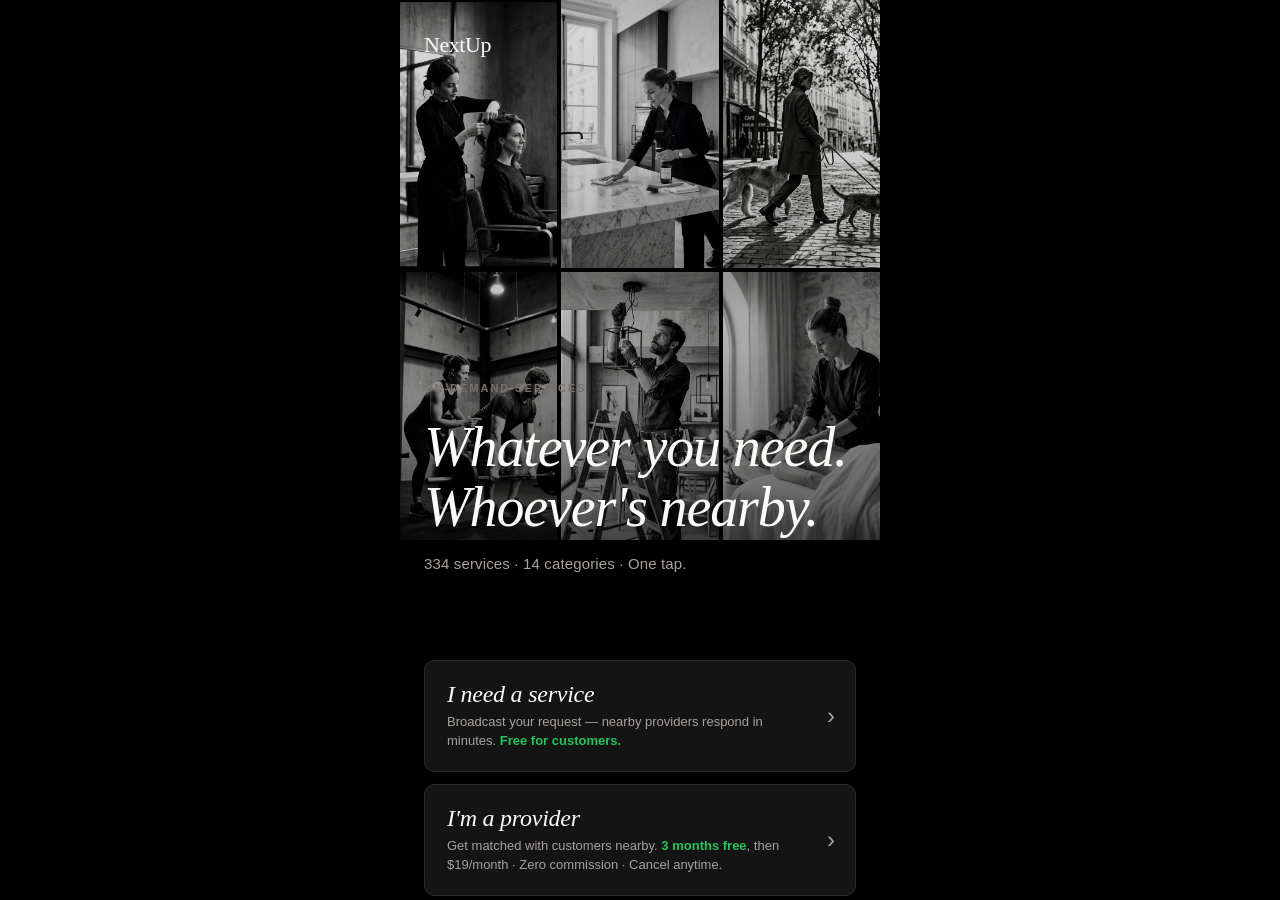
<file: index.html>
<!DOCTYPE html>
<!-- sync-test 2026-04-23 -->
<html lang="en">
<head>
  <meta charset="UTF-8">
  <meta name="viewport" content="width=device-width, initial-scale=1.0, viewport-fit=cover, maximum-scale=1.0, user-scalable=no">
  <meta name="format-detection" content="telephone=no">
  <meta name="msapplication-tap-highlight" content="no">
  <title>NextUp</title>
  <meta name="theme-color" content="#000000">
  <meta name="apple-mobile-web-app-capable" content="yes">
  <meta name="apple-mobile-web-app-status-bar-style" content="black-translucent">
  <meta name="apple-mobile-web-app-title" content="NextUp">

  <!-- Preload fonts -->
  <link rel="preconnect" href="https://api.fontshare.com" crossorigin>
  <link rel="stylesheet" href="https://api.fontshare.com/v2/css?f[]=satoshi@400,500,700&f[]=zodiak@400,500,700&display=swap">

  <!-- Stylesheets (load order matters) -->
  <link rel="stylesheet" href="css/base.css">
  <link rel="stylesheet" href="css/tokens.css">
  <link rel="stylesheet" href="css/shared.css">
  <link rel="stylesheet" href="css/customer.css">
  <link rel="stylesheet" href="css/app-dark.css">
  <link rel="stylesheet" href="css/role-select.css">
</head>
<body>
  <!-- Initial loading shell — visible as soon as WebView parses HTML.
       JS replaces this via window.mount() once a view renders. If JS never
       runs (native crash / blank WebView), at least the user sees a brand. -->
  <div id="app">
    <div style="position:fixed; inset:0; display:flex; flex-direction:column; align-items:center; justify-content:center; background:#000000; color:#FAFAF9; font-family:'Zodiak', Georgia, serif;">
      <div style="font-size:32px; font-style:italic; letter-spacing:0.02em;">NextUp</div>
      <div style="margin-top:18px; width:26px; height:26px; border:2px solid rgba(250,250,249,0.18); border-top-color:#FAFAF9; border-radius:50%; animation:nxspin 0.9s linear infinite;"></div>
      <div id="nx-boot-msg" style="margin-top:14px; font-family:Satoshi,-apple-system,sans-serif; font-size:12px; color:rgba(250,250,249,0.5);">Starting…</div>
    </div>
  </div>
  <style>@keyframes nxspin { to { transform: rotate(360deg); } }</style>

  <script>
    // Global hard-crash safety net: if ANY uncaught error stops the app from
    // rendering, show a visible screen with a Reload button instead of staying
    // black (which looks like a crash on TestFlight).
    window.addEventListener("error", function (e) {
      var msg = (e && e.message) || "Unknown error";
      var app = document.getElementById("app");
      if (!app) return;
      app.innerHTML =
        '<div style="position:fixed;inset:0;display:flex;flex-direction:column;align-items:center;justify-content:center;background:#000;color:#FAFAF9;padding:28px;text-align:center;font-family:-apple-system,Satoshi,sans-serif;">' +
        '<div style="font-size:22px;font-family:Zodiak,Georgia,serif;font-style:italic;margin-bottom:16px;">Something went wrong</div>' +
        '<div style="font-size:13px;color:rgba(250,250,249,0.6);max-width:320px;margin-bottom:22px;word-break:break-word;">' + msg + '</div>' +
        '<button onclick="location.reload()" style="padding:14px 28px;background:#FAFAF9;color:#000;border:0;border-radius:999px;font-size:15px;font-family:Satoshi,sans-serif;font-weight:500;">Reload</button>' +
        '</div>';
    });
    // Also catch unhandled promise rejections
    window.addEventListener("unhandledrejection", function (e) {
      console.warn("Unhandled rejection:", e && e.reason);
    });
  </script>

  <script src="js/config.js"></script>
  <script src="js/store.js"></script>
  <script src="js/helpers.js"></script>
  <script src="js/api.js"></script>
  <script src="js/services-taxonomy.js"></script>
  <script src="js/taxonomy-helpers.js"></script>
  <script src="js/sheet.js"></script>
  <script src="js/biometric.js"></script>
  <script src="js/push.js"></script>
  <script src="js/location.js"></script>
  <script src="js/location-picker.js"></script>

  <!-- Views (customer-only app) -->
  <script src="js/views/role-select.js"></script>
  <script src="js/views/auth.js"></script>
  <script src="js/views/auth-forgot.js"></script>
  <script src="js/views/change-password.js"></script>
  <script src="js/views/blocked-users.js"></script>
  <script src="js/views/customer/home.js"></script>
  <script src="js/views/customer/category.js"></script>
  <script src="js/views/customer/search-providers.js"></script>
  <script src="js/views/customer/broadcast.js"></script>
  <script src="js/views/customer/responses.js"></script>
  <script src="js/views/customer/provider-view.js"></script>
  <script src="js/views/customer/booking.js"></script>
  <script src="js/views/customer/review.js"></script>
  <script src="js/views/customer/my-requests.js"></script>
  <script src="js/views/customer/messages.js"></script>
  <script src="js/views/thread.js"></script>
  <script src="js/views/customer/profile.js"></script>
  <script src="js/views/customer/become-provider.js"></script>
  <script src="js/views/provider/dashboard.js"></script>
  <script src="js/views/provider/respond.js"></script>
  <script src="js/views/provider/history.js"></script>
  <script src="js/views/provider/messages.js"></script>
  <script src="js/views/provider/profile.js"></script>
  <script src="js/views/provider/billing.js"></script>
  <script src="js/views/provider/rate-customer.js"></script>
  <script src="js/views/provider/verify-id.js"></script>

  <!-- Router + init (must load last) -->
  <script src="js/router.js"></script>
  <script src="js/app.js"></script>
</body>
</html>
</file>
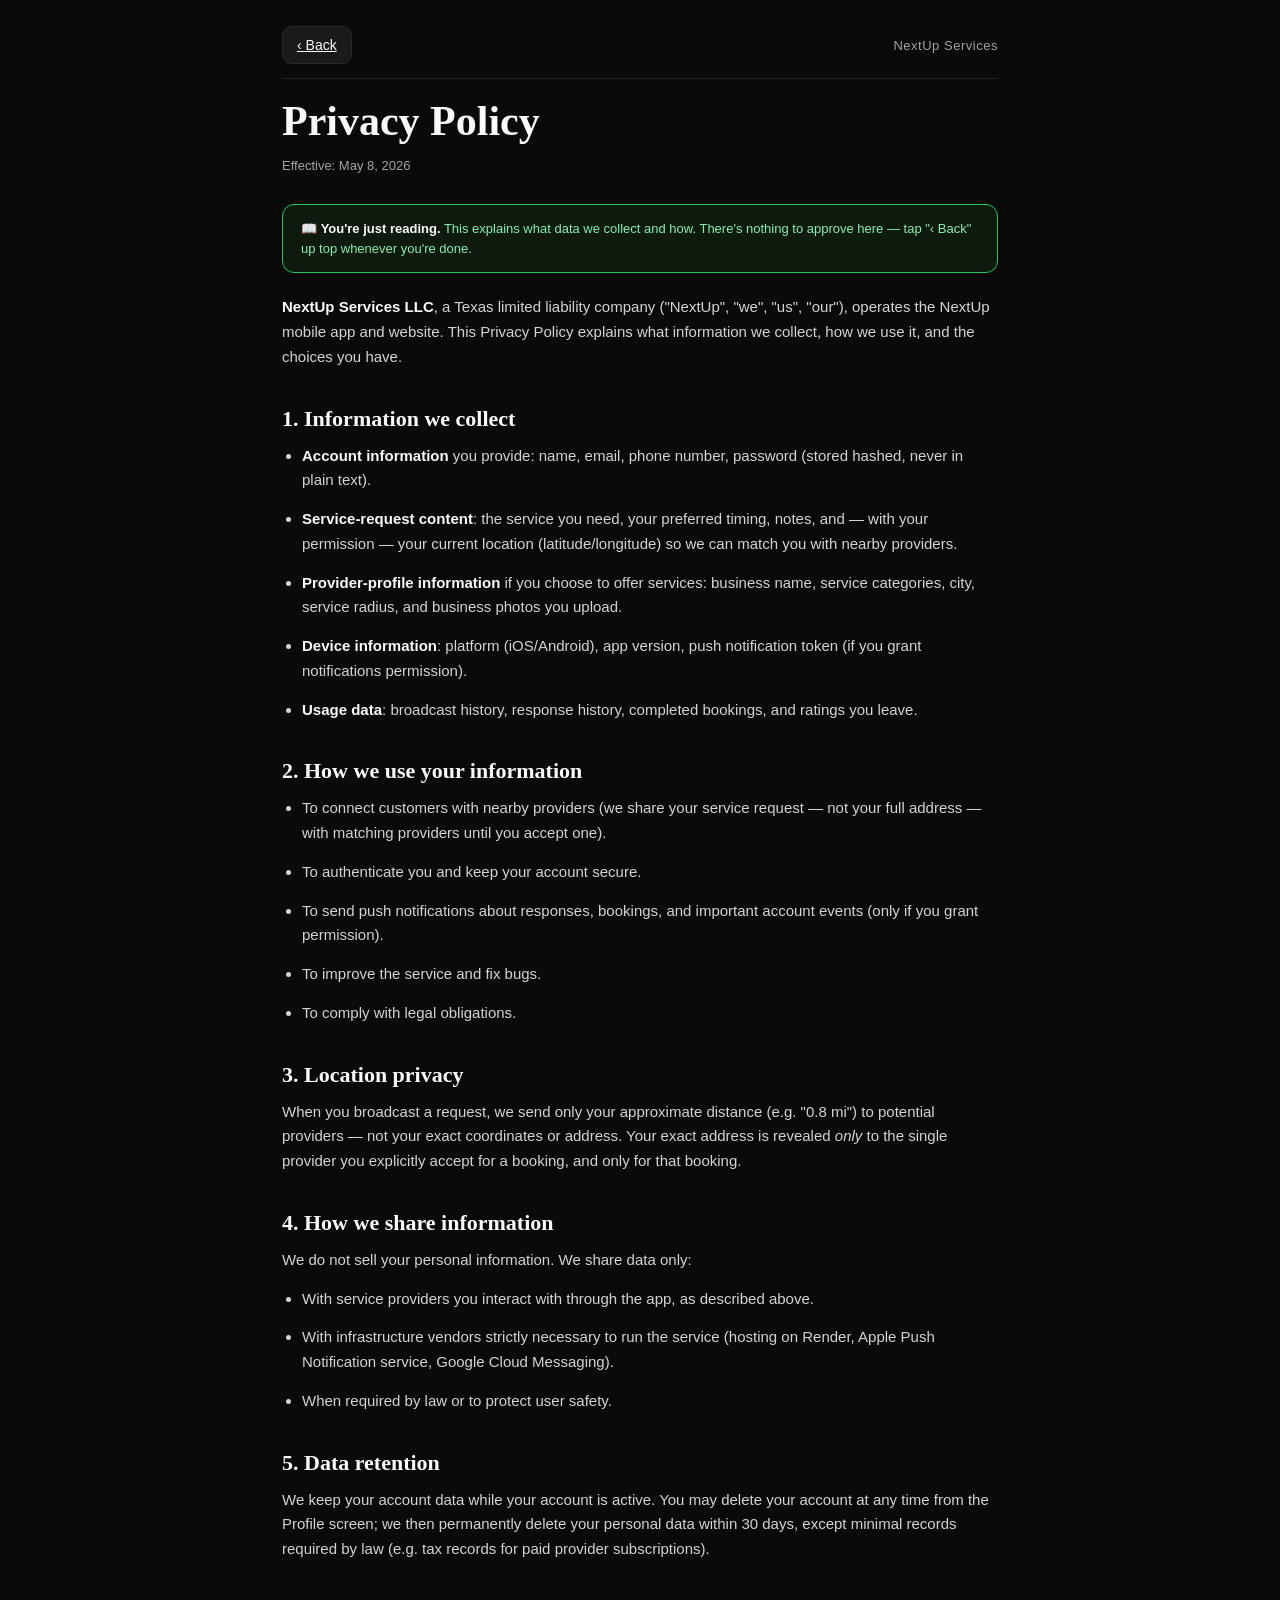
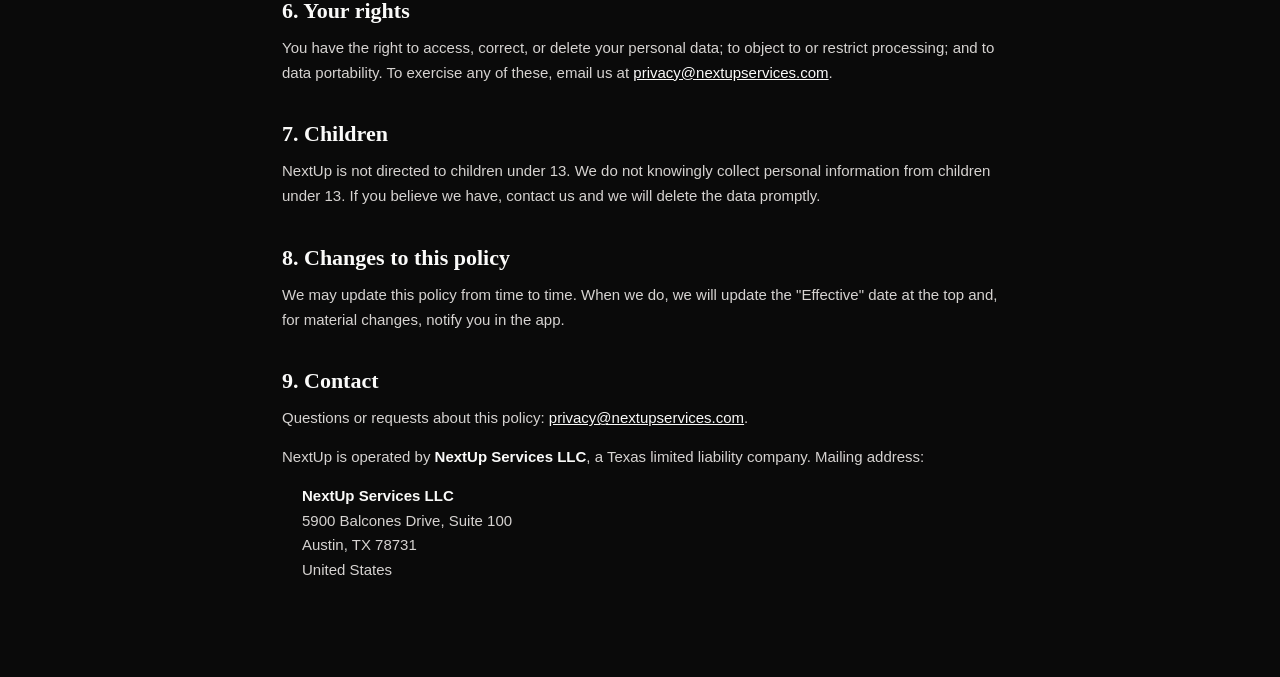
<file: privacy.html>
<!DOCTYPE html>
<html lang="en">
<head>
<meta charset="UTF-8">
<meta name="viewport" content="width=device-width, initial-scale=1.0, viewport-fit=cover">
<title>Privacy Policy — NextUp Services</title>
<meta name="description" content="NextUp Services privacy policy — what data we collect, how we use it, and your rights.">
<link rel="canonical" href="https://nextupservices.com/privacy.html">
<link rel="icon" type="image/png" href="./favicon.png">
<style>
  /* Self-contained styles (no external CSS) so this page renders identically
     in the public website AND inside the Capacitor app webview, where
     ./base.css and ./style.css don't exist. */
  *, *::before, *::after { box-sizing: border-box; }
  /* iOS WKWebView scroll fix — see terms.html for the full reasoning.
     html locked to viewport, body is the explicit scroll container.
     Avoids the nested-scroll trap that iOS handles unreliably. */
  html, body {
    margin: 0;
    padding: 0;
    background: #0a0a0a;
    color: #fafaf9;
    font-family: -apple-system, BlinkMacSystemFont, "Segoe UI", "Helvetica Neue", Arial, sans-serif;
    -webkit-text-size-adjust: 100%;
  }
  /* v1.3.14 — bulletproof scroll. See terms.html for full reasoning.
     Default window scroll, no height constraints, safe-area padding
     moved into .legal wrapper. */
  body {
    -webkit-overflow-scrolling: touch;
    min-height: 100%;
  }
  .legal {
    max-width: 760px;
    margin: 0 auto;
    padding-top: calc(18px + env(safe-area-inset-top));
    padding-bottom: calc(80px + env(safe-area-inset-bottom));
    padding-left: calc(22px + env(safe-area-inset-left));
    padding-right: calc(22px + env(safe-area-inset-right));
  }
  .legal__topbar {
    display: flex;
    align-items: center;
    justify-content: space-between;
    padding: 8px 0 14px;
    border-bottom: 1px solid #232323;
    margin-bottom: 18px;
  }
  .legal__back {
    display: inline-block;
    padding: 10px 14px;
    background: #1a1a1a;
    border: 1px solid #2a2a2a;
    border-radius: 10px;
    font-size: 14px;
    color: #fafaf9;
    text-decoration: none;
    cursor: pointer;
    -webkit-tap-highlight-color: transparent;
  }
  .legal__back:active { background: #232323; }
  .legal__brand { font-size: 13px; color: #a8a29e; letter-spacing: 0.04em; }
  .legal h1 { font-family: Georgia, "Times New Roman", serif; font-size: clamp(28px, 5vw, 42px); margin: 0 0 10px; font-weight: 600; }
  .legal .legal__updated { color: #a8a29e; font-size: 13px; margin-bottom: 28px; }
  .legal h2 { font-family: Georgia, "Times New Roman", serif; font-size: 22px; margin: 36px 0 12px; color: #fafaf9; font-weight: 600; }
  .legal p, .legal li { font-size: 15px; line-height: 1.65; color: #d6d3d1; margin: 0 0 14px; }
  .legal ul { padding-left: 20px; margin: 0 0 14px; }
  .legal a { color: #fafaf9; text-decoration: underline; }
  .legal__readonly { background: #0f1a0f; border: 1px solid #22c55e; border-radius: 12px; padding: 14px 18px; margin: 6px 0 22px; }
  .legal__readonly p { color: #86efac; margin: 0; font-size: 13px; line-height: 1.5; }
  .legal strong { color: #fafaf9; }
</style>
</head>
<body>
<div class="legal">
  <div class="legal__topbar">
    <a href="javascript:void(0)" class="legal__back" id="back-btn" role="button">&lsaquo; Back</a>
    <span class="legal__brand">NextUp Services</span>
  </div>
  <h1>Privacy Policy</h1>
  <p class="legal__updated">Effective: May 8, 2026</p>

  <div class="legal__readonly">
    <p>📖 <strong>You're just reading.</strong> This explains what data we collect and how. There's nothing to approve here — tap "&lsaquo; Back" up top whenever you're done.</p>
  </div>

  <p><strong>NextUp Services LLC</strong>, a Texas limited liability company ("NextUp", "we", "us", "our"), operates the NextUp mobile app and website. This Privacy Policy explains what information we collect, how we use it, and the choices you have.</p>

  <h2>1. Information we collect</h2>
  <ul>
    <li><strong>Account information</strong> you provide: name, email, phone number, password (stored hashed, never in plain text).</li>
    <li><strong>Service-request content</strong>: the service you need, your preferred timing, notes, and — with your permission — your current location (latitude/longitude) so we can match you with nearby providers.</li>
    <li><strong>Provider-profile information</strong> if you choose to offer services: business name, service categories, city, service radius, and business photos you upload.</li>
    <li><strong>Device information</strong>: platform (iOS/Android), app version, push notification token (if you grant notifications permission).</li>
    <li><strong>Usage data</strong>: broadcast history, response history, completed bookings, and ratings you leave.</li>
  </ul>

  <h2>2. How we use your information</h2>
  <ul>
    <li>To connect customers with nearby providers (we share your service request — not your full address — with matching providers until you accept one).</li>
    <li>To authenticate you and keep your account secure.</li>
    <li>To send push notifications about responses, bookings, and important account events (only if you grant permission).</li>
    <li>To improve the service and fix bugs.</li>
    <li>To comply with legal obligations.</li>
  </ul>

  <h2>3. Location privacy</h2>
  <p>When you broadcast a request, we send only your approximate distance (e.g. "0.8 mi") to potential providers — not your exact coordinates or address. Your exact address is revealed <em>only</em> to the single provider you explicitly accept for a booking, and only for that booking.</p>

  <h2>4. How we share information</h2>
  <p>We do not sell your personal information. We share data only:</p>
  <ul>
    <li>With service providers you interact with through the app, as described above.</li>
    <li>With infrastructure vendors strictly necessary to run the service (hosting on Render, Apple Push Notification service, Google Cloud Messaging).</li>
    <li>When required by law or to protect user safety.</li>
  </ul>

  <h2>5. Data retention</h2>
  <p>We keep your account data while your account is active. You may delete your account at any time from the Profile screen; we then permanently delete your personal data within 30 days, except minimal records required by law (e.g. tax records for paid provider subscriptions).</p>

  <h2>6. Your rights</h2>
  <p>You have the right to access, correct, or delete your personal data; to object to or restrict processing; and to data portability. To exercise any of these, email us at <a href="mailto:privacy@nextupservices.com">privacy@nextupservices.com</a>.</p>

  <h2>7. Children</h2>
  <p>NextUp is not directed to children under 13. We do not knowingly collect personal information from children under 13. If you believe we have, contact us and we will delete the data promptly.</p>

  <h2>8. Changes to this policy</h2>
  <p>We may update this policy from time to time. When we do, we will update the "Effective" date at the top and, for material changes, notify you in the app.</p>

  <h2>9. Contact</h2>
  <p>Questions or requests about this policy: <a href="mailto:privacy@nextupservices.com">privacy@nextupservices.com</a>.</p>
  <p>NextUp is operated by <strong>NextUp Services LLC</strong>, a Texas limited liability company. Mailing address:</p>
  <p style="margin-left: 20px;"><strong>NextUp Services LLC</strong><br>
  5900 Balcones Drive, Suite 100<br>
  Austin, TX 78731<br>
  United States</p>
</div>

<script>
  // Smart back button: prefer browser history; fall back to "./" if direct visit.
  (function () {
    var btn = document.getElementById('back-btn');
    if (!btn) return;
    btn.addEventListener('click', function () {
      if (window.history && window.history.length > 1) {
        window.history.back();
      } else {
        window.location.href = './';
      }
    });
  })();
</script>
</body>
</html>
</file>
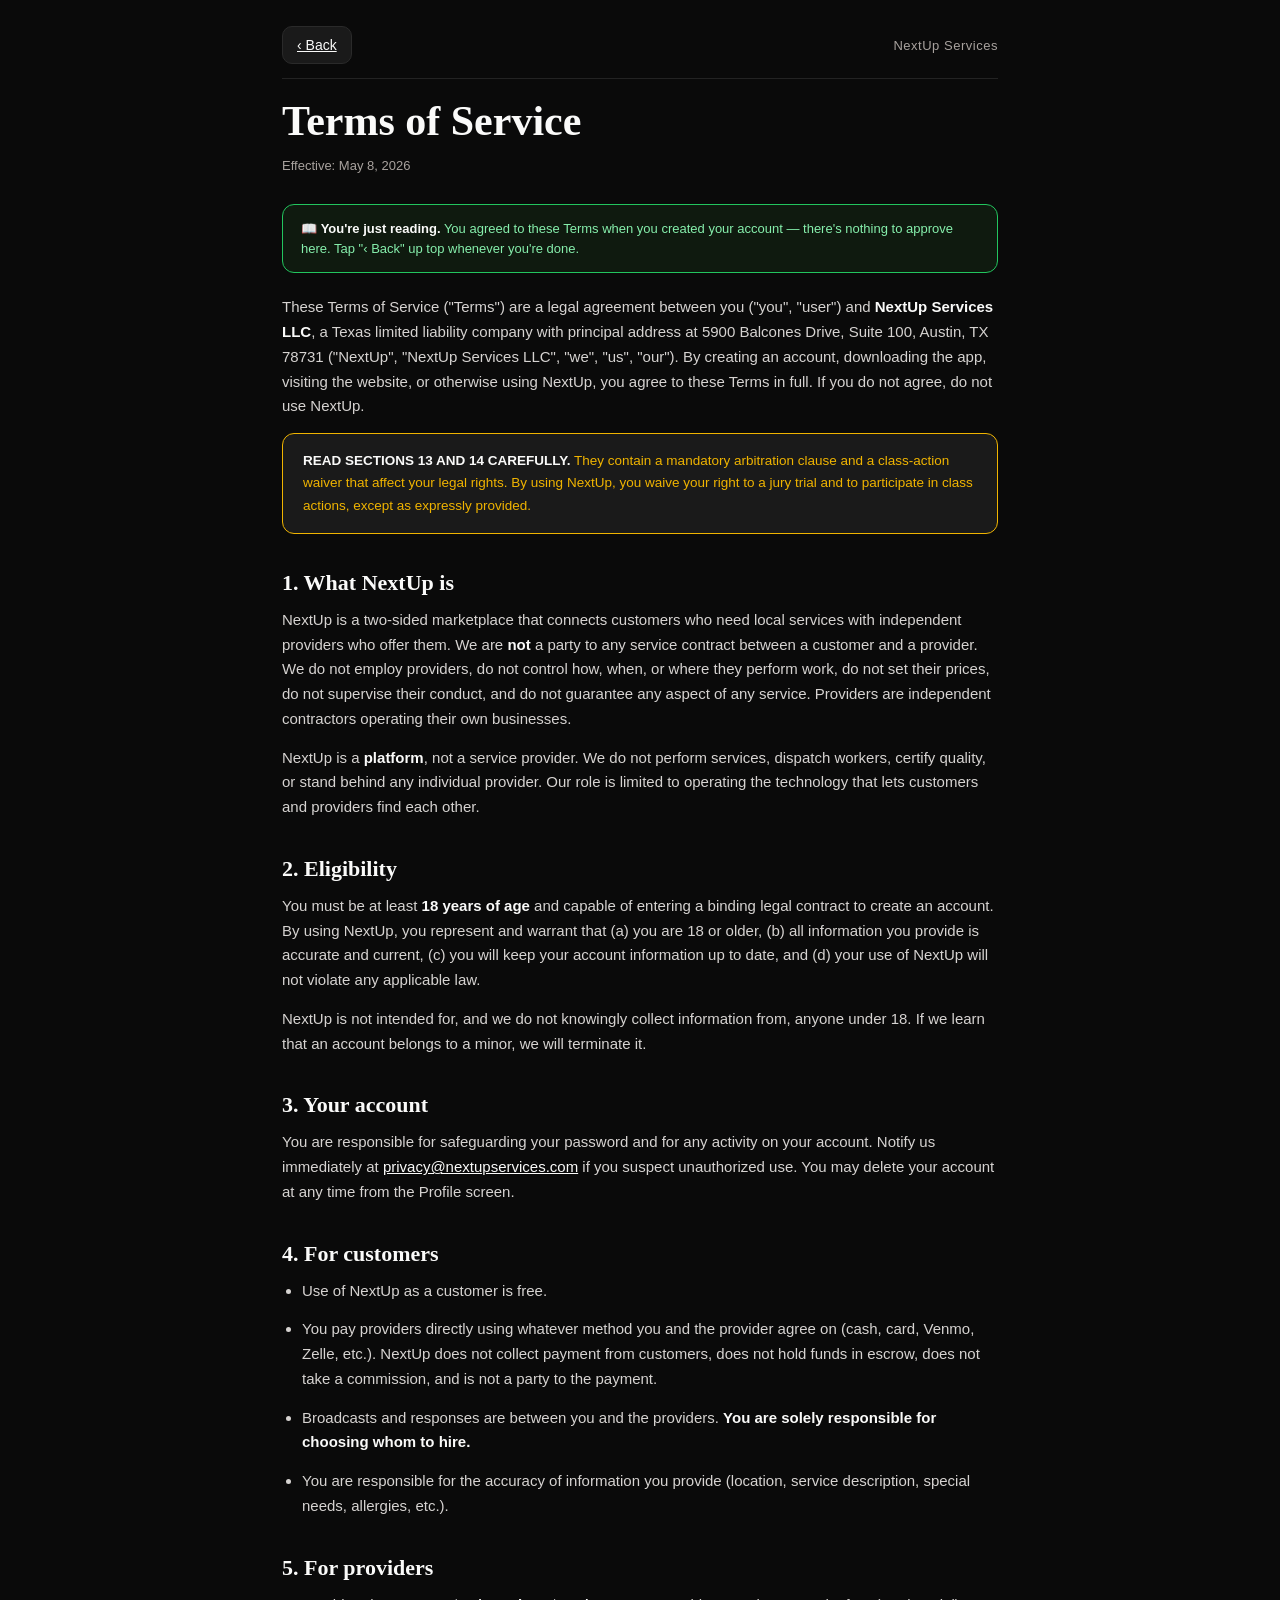
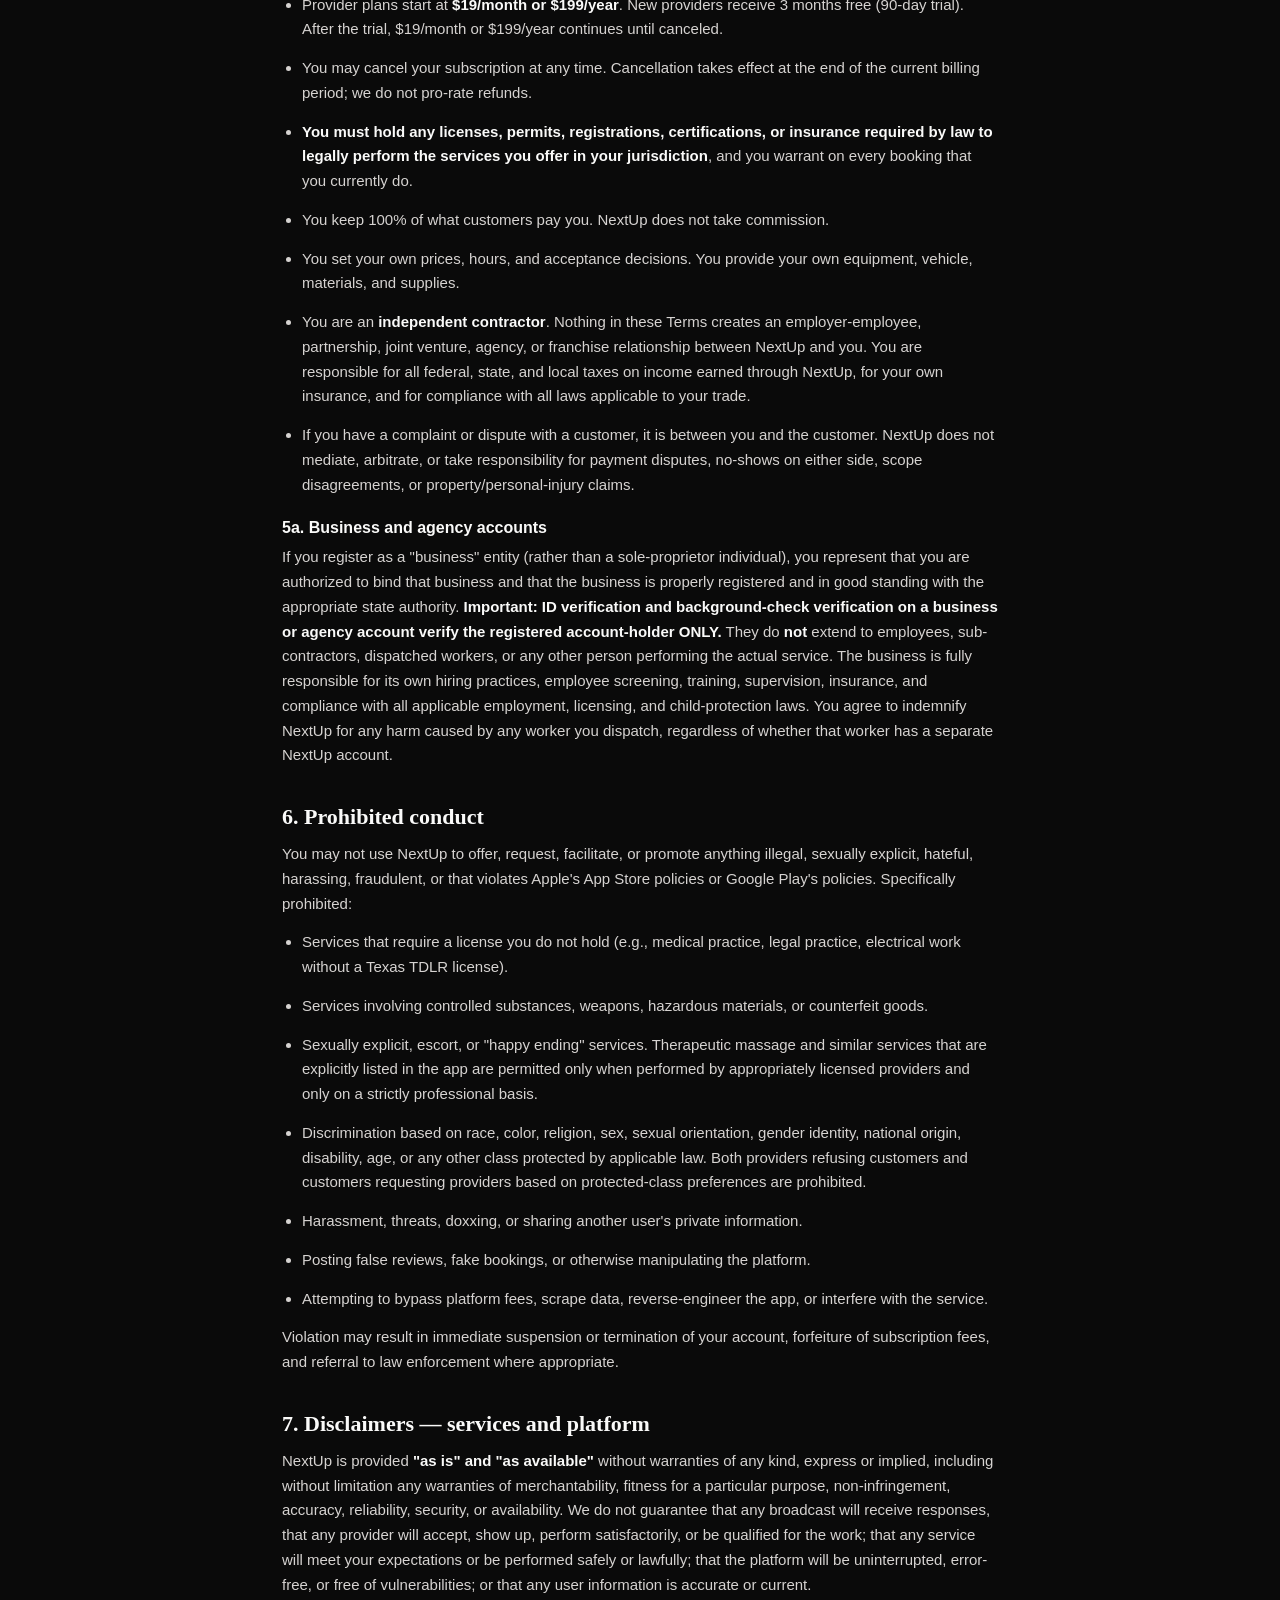
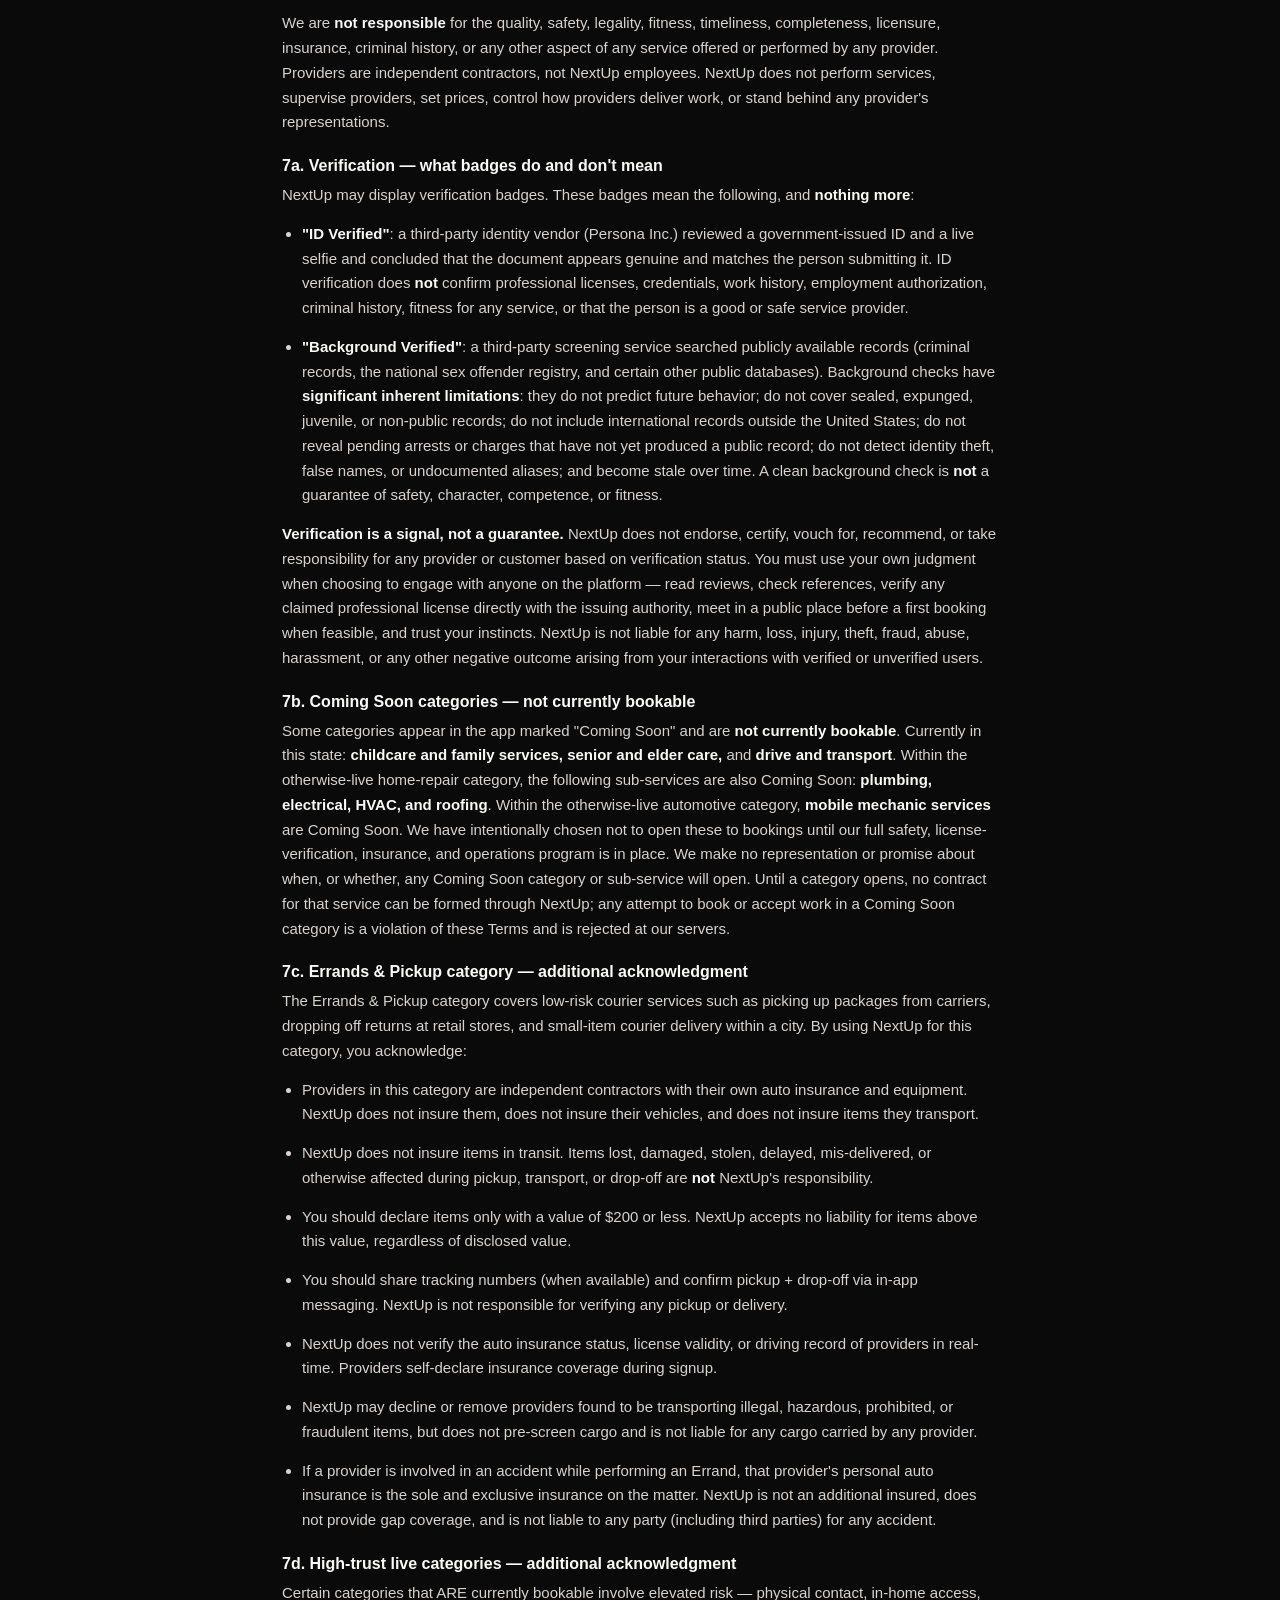
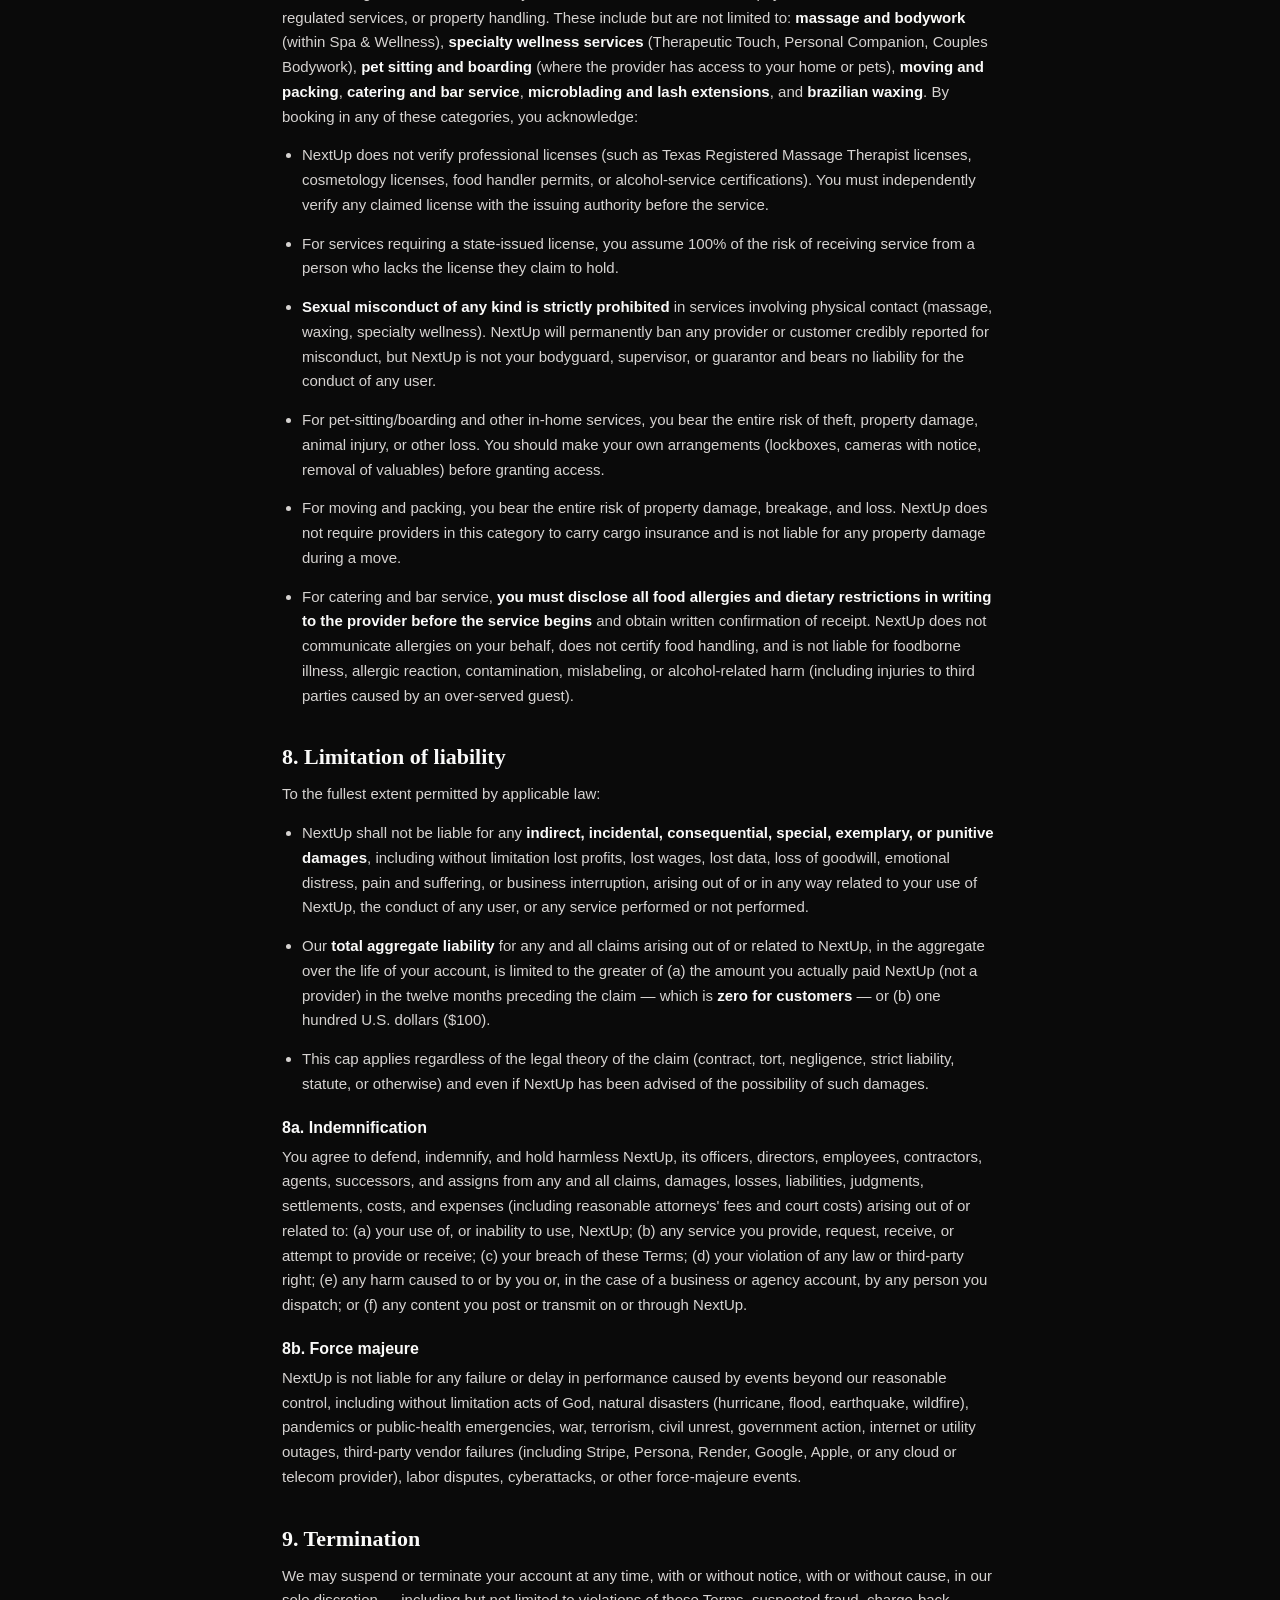
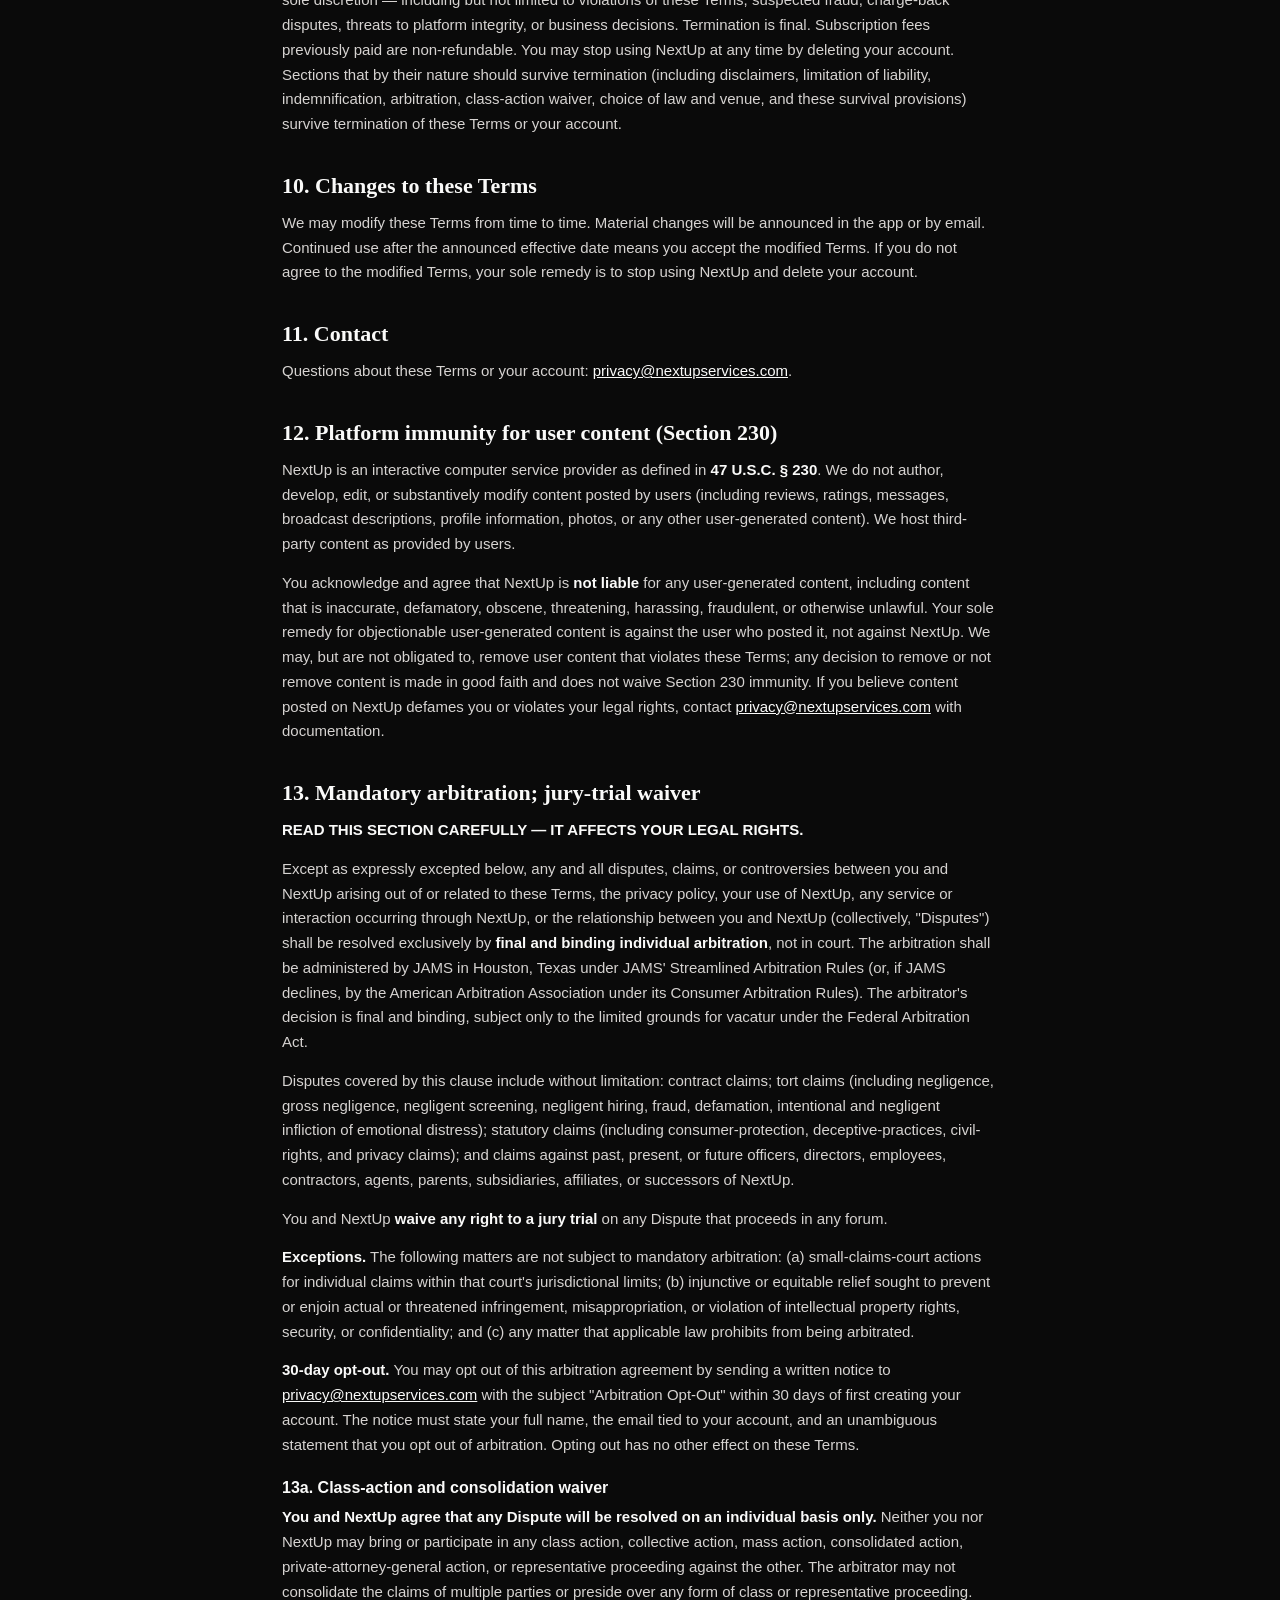
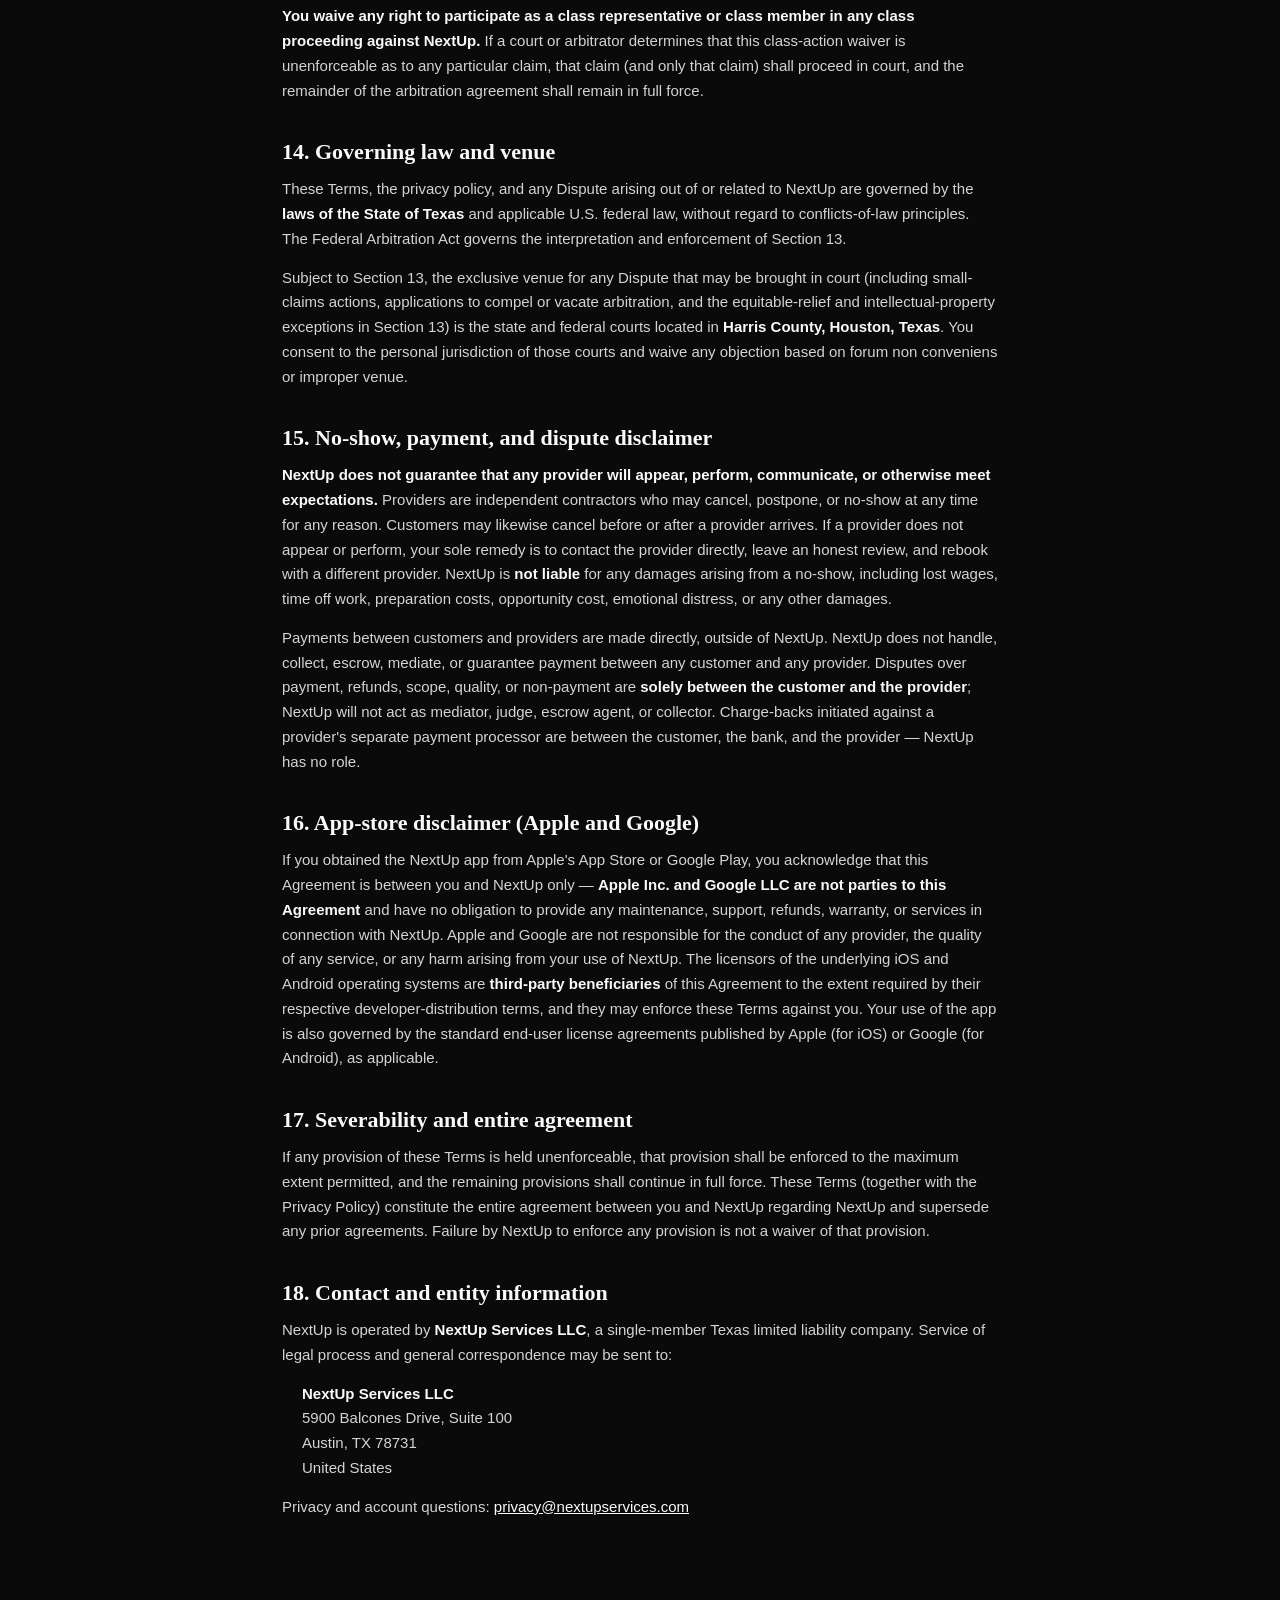
<file: terms.html>
<!DOCTYPE html>
<html lang="en">
<head>
<meta charset="UTF-8">
<meta name="viewport" content="width=device-width, initial-scale=1.0, viewport-fit=cover">
<title>Terms of Service — NextUp Services</title>
<meta name="description" content="NextUp Services terms of service — the agreement between you and NextUp.">
<link rel="canonical" href="https://nextupservices.com/terms.html">
<link rel="icon" type="image/png" href="./favicon.png">
<style>
  /* Self-contained styles (no external CSS) so this page renders identically
     in the public website AND inside the Capacitor app webview, where
     ./base.css and ./style.css don't exist. */
  *, *::before, *::after { box-sizing: border-box; }
  /* iOS WKWebView scroll fix:
     Use the standard pattern where <html> is locked to viewport
     height and <body> is the explicit scroll container. Putting
     overflow-y on BOTH html AND body (previous approach) creates
     nested scroll that iOS handles unreliably — finger swipes get
     trapped between the two scrollers. The pattern below is what
     Twitter, Stripe Checkout, and Apple's own pages use inside
     iOS webviews. Works in Safari desktop + Chrome + Capacitor +
     iOS Mail / Slack in-app browsers. */
  html, body {
    margin: 0;
    padding: 0;
    background: #0a0a0a;
    color: #fafaf9;
    font-family: -apple-system, BlinkMacSystemFont, "Segoe UI", "Helvetica Neue", Arial, sans-serif;
    -webkit-text-size-adjust: 100%;
  }
  /* v1.3.14 — bulletproof scroll. Don't constrain html/body height
     at all; let the document grow to its natural content height
     and let the browser/WKWebView use the default window-level
     scroll. The previous "html locked + body scrolls" pattern
     looked right architecturally but iOS WKWebView in some
     configurations refused to scroll body. Default window scroll
     is the most reliable behavior in every webview. The .legal
     wrapper has its own padding for the safe-area handling. */
  body {
    -webkit-overflow-scrolling: touch;
    min-height: 100%;
  }
  .legal {
    max-width: 760px;
    margin: 0 auto;
    /* Padding includes iPhone safe-area inset so notch / home
       indicator don't clip content. Wrapped here on .legal rather
       than on body so window-level scroll works freely. */
    padding-top: calc(18px + env(safe-area-inset-top));
    padding-bottom: calc(80px + env(safe-area-inset-bottom));
    padding-left: calc(22px + env(safe-area-inset-left));
    padding-right: calc(22px + env(safe-area-inset-right));
  }
  .legal__topbar {
    display: flex;
    align-items: center;
    justify-content: space-between;
    padding: 8px 0 14px;
    border-bottom: 1px solid #232323;
    margin-bottom: 18px;
  }
  .legal__back {
    display: inline-block;
    padding: 10px 14px;
    margin: 0;
    background: #1a1a1a;
    border: 1px solid #2a2a2a;
    border-radius: 10px;
    font-size: 14px;
    color: #fafaf9;
    text-decoration: none;
    cursor: pointer;
    -webkit-tap-highlight-color: transparent;
  }
  .legal__back:active { background: #232323; }
  .legal__brand { font-size: 13px; color: #a8a29e; letter-spacing: 0.04em; }
  .legal h1 { font-family: Georgia, "Times New Roman", serif; font-size: clamp(28px, 5vw, 42px); margin: 0 0 10px; font-weight: 600; }
  .legal .legal__updated { color: #a8a29e; font-size: 13px; margin-bottom: 28px; }
  .legal h2 { font-family: Georgia, "Times New Roman", serif; font-size: 22px; margin: 36px 0 12px; color: #fafaf9; font-weight: 600; }
  .legal h3 { font-size: 16px; margin: 22px 0 8px; color: #fafaf9; font-weight: 600; }
  .legal p, .legal li { font-size: 15px; line-height: 1.65; color: #d6d3d1; margin: 0 0 14px; }
  .legal ul { padding-left: 20px; margin: 0 0 14px; }
  .legal a { color: #fafaf9; text-decoration: underline; }
  .legal__important { background: #1a1a1a; border: 1px solid #f0b400; border-radius: 12px; padding: 16px 20px; margin: 14px 0; }
  .legal__important p { color: #f0b400; margin: 0; font-size: 13.5px; }
  .legal__readonly { background: #0f1a0f; border: 1px solid #22c55e; border-radius: 12px; padding: 14px 18px; margin: 6px 0 22px; }
  .legal__readonly p { color: #86efac; margin: 0; font-size: 13px; line-height: 1.5; }
  .legal strong { color: #fafaf9; }
</style>
</head>
<body>
<div class="legal">
  <div class="legal__topbar">
    <a href="javascript:void(0)" class="legal__back" id="back-btn" role="button">&lsaquo; Back</a>
    <span class="legal__brand">NextUp Services</span>
  </div>
  <h1>Terms of Service</h1>
  <p class="legal__updated">Effective: May 8, 2026</p>

  <div class="legal__readonly">
    <p>📖 <strong>You're just reading.</strong> You agreed to these Terms when you created your account — there's nothing to approve here. Tap "&lsaquo; Back" up top whenever you're done.</p>
  </div>

  <p>These Terms of Service ("Terms") are a legal agreement between you ("you", "user") and <strong>NextUp Services LLC</strong>, a Texas limited liability company with principal address at 5900 Balcones Drive, Suite 100, Austin, TX 78731 ("NextUp", "NextUp Services LLC", "we", "us", "our"). By creating an account, downloading the app, visiting the website, or otherwise using NextUp, you agree to these Terms in full. If you do not agree, do not use NextUp.</p>

  <div class="legal__important">
    <p><strong>READ SECTIONS 13 AND 14 CAREFULLY.</strong> They contain a mandatory arbitration clause and a class-action waiver that affect your legal rights. By using NextUp, you waive your right to a jury trial and to participate in class actions, except as expressly provided.</p>
  </div>

  <h2>1. What NextUp is</h2>
  <p>NextUp is a two-sided marketplace that connects customers who need local services with independent providers who offer them. We are <strong>not</strong> a party to any service contract between a customer and a provider. We do not employ providers, do not control how, when, or where they perform work, do not set their prices, do not supervise their conduct, and do not guarantee any aspect of any service. Providers are independent contractors operating their own businesses.</p>
  <p>NextUp is a <strong>platform</strong>, not a service provider. We do not perform services, dispatch workers, certify quality, or stand behind any individual provider. Our role is limited to operating the technology that lets customers and providers find each other.</p>

  <h2>2. Eligibility</h2>
  <p>You must be at least <strong>18 years of age</strong> and capable of entering a binding legal contract to create an account. By using NextUp, you represent and warrant that (a) you are 18 or older, (b) all information you provide is accurate and current, (c) you will keep your account information up to date, and (d) your use of NextUp will not violate any applicable law.</p>
  <p>NextUp is not intended for, and we do not knowingly collect information from, anyone under 18. If we learn that an account belongs to a minor, we will terminate it.</p>

  <h2>3. Your account</h2>
  <p>You are responsible for safeguarding your password and for any activity on your account. Notify us immediately at <a href="mailto:privacy@nextupservices.com">privacy@nextupservices.com</a> if you suspect unauthorized use. You may delete your account at any time from the Profile screen.</p>

  <h2>4. For customers</h2>
  <ul>
    <li>Use of NextUp as a customer is free.</li>
    <li>You pay providers directly using whatever method you and the provider agree on (cash, card, Venmo, Zelle, etc.). NextUp does not collect payment from customers, does not hold funds in escrow, does not take a commission, and is not a party to the payment.</li>
    <li>Broadcasts and responses are between you and the providers. <strong>You are solely responsible for choosing whom to hire.</strong></li>
    <li>You are responsible for the accuracy of information you provide (location, service description, special needs, allergies, etc.).</li>
  </ul>

  <h2>5. For providers</h2>
  <ul>
    <li>Provider plans start at <strong>$19/month or $199/year</strong>. New providers receive 3 months free (90-day trial). After the trial, $19/month or $199/year continues until canceled.</li>
    <li>You may cancel your subscription at any time. Cancellation takes effect at the end of the current billing period; we do not pro-rate refunds.</li>
    <li><strong>You must hold any licenses, permits, registrations, certifications, or insurance required by law to legally perform the services you offer in your jurisdiction</strong>, and you warrant on every booking that you currently do.</li>
    <li>You keep 100% of what customers pay you. NextUp does not take commission.</li>
    <li>You set your own prices, hours, and acceptance decisions. You provide your own equipment, vehicle, materials, and supplies.</li>
    <li>You are an <strong>independent contractor</strong>. Nothing in these Terms creates an employer-employee, partnership, joint venture, agency, or franchise relationship between NextUp and you. You are responsible for all federal, state, and local taxes on income earned through NextUp, for your own insurance, and for compliance with all laws applicable to your trade.</li>
    <li>If you have a complaint or dispute with a customer, it is between you and the customer. NextUp does not mediate, arbitrate, or take responsibility for payment disputes, no-shows on either side, scope disagreements, or property/personal-injury claims.</li>
  </ul>

  <h3>5a. Business and agency accounts</h3>
  <p>If you register as a "business" entity (rather than a sole-proprietor individual), you represent that you are authorized to bind that business and that the business is properly registered and in good standing with the appropriate state authority. <strong>Important: ID verification and background-check verification on a business or agency account verify the registered account-holder ONLY.</strong> They do <strong>not</strong> extend to employees, sub-contractors, dispatched workers, or any other person performing the actual service. The business is fully responsible for its own hiring practices, employee screening, training, supervision, insurance, and compliance with all applicable employment, licensing, and child-protection laws. You agree to indemnify NextUp for any harm caused by any worker you dispatch, regardless of whether that worker has a separate NextUp account.</p>

  <h2>6. Prohibited conduct</h2>
  <p>You may not use NextUp to offer, request, facilitate, or promote anything illegal, sexually explicit, hateful, harassing, fraudulent, or that violates Apple's App Store policies or Google Play's policies. Specifically prohibited:</p>
  <ul>
    <li>Services that require a license you do not hold (e.g., medical practice, legal practice, electrical work without a Texas TDLR license).</li>
    <li>Services involving controlled substances, weapons, hazardous materials, or counterfeit goods.</li>
    <li>Sexually explicit, escort, or "happy ending" services. Therapeutic massage and similar services that are explicitly listed in the app are permitted only when performed by appropriately licensed providers and only on a strictly professional basis.</li>
    <li>Discrimination based on race, color, religion, sex, sexual orientation, gender identity, national origin, disability, age, or any other class protected by applicable law. Both providers refusing customers and customers requesting providers based on protected-class preferences are prohibited.</li>
    <li>Harassment, threats, doxxing, or sharing another user's private information.</li>
    <li>Posting false reviews, fake bookings, or otherwise manipulating the platform.</li>
    <li>Attempting to bypass platform fees, scrape data, reverse-engineer the app, or interfere with the service.</li>
  </ul>
  <p>Violation may result in immediate suspension or termination of your account, forfeiture of subscription fees, and referral to law enforcement where appropriate.</p>

  <h2>7. Disclaimers — services and platform</h2>
  <p>NextUp is provided <strong>"as is" and "as available"</strong> without warranties of any kind, express or implied, including without limitation any warranties of merchantability, fitness for a particular purpose, non-infringement, accuracy, reliability, security, or availability. We do not guarantee that any broadcast will receive responses, that any provider will accept, show up, perform satisfactorily, or be qualified for the work; that any service will meet your expectations or be performed safely or lawfully; that the platform will be uninterrupted, error-free, or free of vulnerabilities; or that any user information is accurate or current.</p>
  <p>We are <strong>not responsible</strong> for the quality, safety, legality, fitness, timeliness, completeness, licensure, insurance, criminal history, or any other aspect of any service offered or performed by any provider. Providers are independent contractors, not NextUp employees. NextUp does not perform services, supervise providers, set prices, control how providers deliver work, or stand behind any provider's representations.</p>

  <h3>7a. Verification — what badges do and don't mean</h3>
  <p>NextUp may display verification badges. These badges mean the following, and <strong>nothing more</strong>:</p>
  <ul>
    <li><strong>"ID Verified"</strong>: a third-party identity vendor (Persona Inc.) reviewed a government-issued ID and a live selfie and concluded that the document appears genuine and matches the person submitting it. ID verification does <strong>not</strong> confirm professional licenses, credentials, work history, employment authorization, criminal history, fitness for any service, or that the person is a good or safe service provider.</li>
    <li><strong>"Background Verified"</strong>: a third-party screening service searched publicly available records (criminal records, the national sex offender registry, and certain other public databases). Background checks have <strong>significant inherent limitations</strong>: they do not predict future behavior; do not cover sealed, expunged, juvenile, or non-public records; do not include international records outside the United States; do not reveal pending arrests or charges that have not yet produced a public record; do not detect identity theft, false names, or undocumented aliases; and become stale over time. A clean background check is <strong>not</strong> a guarantee of safety, character, competence, or fitness.</li>
  </ul>
  <p><strong>Verification is a signal, not a guarantee.</strong> NextUp does not endorse, certify, vouch for, recommend, or take responsibility for any provider or customer based on verification status. You must use your own judgment when choosing to engage with anyone on the platform — read reviews, check references, verify any claimed professional license directly with the issuing authority, meet in a public place before a first booking when feasible, and trust your instincts. NextUp is not liable for any harm, loss, injury, theft, fraud, abuse, harassment, or any other negative outcome arising from your interactions with verified or unverified users.</p>

  <h3>7b. Coming Soon categories — not currently bookable</h3>
  <p>Some categories appear in the app marked "Coming Soon" and are <strong>not currently bookable</strong>. Currently in this state: <strong>childcare and family services, senior and elder care,</strong> and <strong>drive and transport</strong>. Within the otherwise-live home-repair category, the following sub-services are also Coming Soon: <strong>plumbing, electrical, HVAC, and roofing</strong>. Within the otherwise-live automotive category, <strong>mobile mechanic services</strong> are Coming Soon. We have intentionally chosen not to open these to bookings until our full safety, license-verification, insurance, and operations program is in place. We make no representation or promise about when, or whether, any Coming Soon category or sub-service will open. Until a category opens, no contract for that service can be formed through NextUp; any attempt to book or accept work in a Coming Soon category is a violation of these Terms and is rejected at our servers.</p>

  <h3>7c. Errands &amp; Pickup category — additional acknowledgment</h3>
  <p>The Errands &amp; Pickup category covers low-risk courier services such as picking up packages from carriers, dropping off returns at retail stores, and small-item courier delivery within a city. By using NextUp for this category, you acknowledge:</p>
  <ul>
    <li>Providers in this category are independent contractors with their own auto insurance and equipment. NextUp does not insure them, does not insure their vehicles, and does not insure items they transport.</li>
    <li>NextUp does not insure items in transit. Items lost, damaged, stolen, delayed, mis-delivered, or otherwise affected during pickup, transport, or drop-off are <strong>not</strong> NextUp's responsibility.</li>
    <li>You should declare items only with a value of $200 or less. NextUp accepts no liability for items above this value, regardless of disclosed value.</li>
    <li>You should share tracking numbers (when available) and confirm pickup + drop-off via in-app messaging. NextUp is not responsible for verifying any pickup or delivery.</li>
    <li>NextUp does not verify the auto insurance status, license validity, or driving record of providers in real-time. Providers self-declare insurance coverage during signup.</li>
    <li>NextUp may decline or remove providers found to be transporting illegal, hazardous, prohibited, or fraudulent items, but does not pre-screen cargo and is not liable for any cargo carried by any provider.</li>
    <li>If a provider is involved in an accident while performing an Errand, that provider's personal auto insurance is the sole and exclusive insurance on the matter. NextUp is not an additional insured, does not provide gap coverage, and is not liable to any party (including third parties) for any accident.</li>
  </ul>

  <h3>7d. High-trust live categories — additional acknowledgment</h3>
  <p>Certain categories that ARE currently bookable involve elevated risk — physical contact, in-home access, regulated services, or property handling. These include but are not limited to: <strong>massage and bodywork</strong> (within Spa &amp; Wellness), <strong>specialty wellness services</strong> (Therapeutic Touch, Personal Companion, Couples Bodywork), <strong>pet sitting and boarding</strong> (where the provider has access to your home or pets), <strong>moving and packing</strong>, <strong>catering and bar service</strong>, <strong>microblading and lash extensions</strong>, and <strong>brazilian waxing</strong>. By booking in any of these categories, you acknowledge:</p>
  <ul>
    <li>NextUp does not verify professional licenses (such as Texas Registered Massage Therapist licenses, cosmetology licenses, food handler permits, or alcohol-service certifications). You must independently verify any claimed license with the issuing authority before the service.</li>
    <li>For services requiring a state-issued license, you assume 100% of the risk of receiving service from a person who lacks the license they claim to hold.</li>
    <li><strong>Sexual misconduct of any kind is strictly prohibited</strong> in services involving physical contact (massage, waxing, specialty wellness). NextUp will permanently ban any provider or customer credibly reported for misconduct, but NextUp is not your bodyguard, supervisor, or guarantor and bears no liability for the conduct of any user.</li>
    <li>For pet-sitting/boarding and other in-home services, you bear the entire risk of theft, property damage, animal injury, or other loss. You should make your own arrangements (lockboxes, cameras with notice, removal of valuables) before granting access.</li>
    <li>For moving and packing, you bear the entire risk of property damage, breakage, and loss. NextUp does not require providers in this category to carry cargo insurance and is not liable for any property damage during a move.</li>
    <li>For catering and bar service, <strong>you must disclose all food allergies and dietary restrictions in writing to the provider before the service begins</strong> and obtain written confirmation of receipt. NextUp does not communicate allergies on your behalf, does not certify food handling, and is not liable for foodborne illness, allergic reaction, contamination, mislabeling, or alcohol-related harm (including injuries to third parties caused by an over-served guest).</li>
  </ul>

  <h2>8. Limitation of liability</h2>
  <p>To the fullest extent permitted by applicable law:</p>
  <ul>
    <li>NextUp shall not be liable for any <strong>indirect, incidental, consequential, special, exemplary, or punitive damages</strong>, including without limitation lost profits, lost wages, lost data, loss of goodwill, emotional distress, pain and suffering, or business interruption, arising out of or in any way related to your use of NextUp, the conduct of any user, or any service performed or not performed.</li>
    <li>Our <strong>total aggregate liability</strong> for any and all claims arising out of or related to NextUp, in the aggregate over the life of your account, is limited to the greater of (a) the amount you actually paid NextUp (not a provider) in the twelve months preceding the claim — which is <strong>zero for customers</strong> — or (b) one hundred U.S. dollars ($100).</li>
    <li>This cap applies regardless of the legal theory of the claim (contract, tort, negligence, strict liability, statute, or otherwise) and even if NextUp has been advised of the possibility of such damages.</li>
  </ul>

  <h3>8a. Indemnification</h3>
  <p>You agree to defend, indemnify, and hold harmless NextUp, its officers, directors, employees, contractors, agents, successors, and assigns from any and all claims, damages, losses, liabilities, judgments, settlements, costs, and expenses (including reasonable attorneys' fees and court costs) arising out of or related to: (a) your use of, or inability to use, NextUp; (b) any service you provide, request, receive, or attempt to provide or receive; (c) your breach of these Terms; (d) your violation of any law or third-party right; (e) any harm caused to or by you or, in the case of a business or agency account, by any person you dispatch; or (f) any content you post or transmit on or through NextUp.</p>

  <h3>8b. Force majeure</h3>
  <p>NextUp is not liable for any failure or delay in performance caused by events beyond our reasonable control, including without limitation acts of God, natural disasters (hurricane, flood, earthquake, wildfire), pandemics or public-health emergencies, war, terrorism, civil unrest, government action, internet or utility outages, third-party vendor failures (including Stripe, Persona, Render, Google, Apple, or any cloud or telecom provider), labor disputes, cyberattacks, or other force-majeure events.</p>

  <h2>9. Termination</h2>
  <p>We may suspend or terminate your account at any time, with or without notice, with or without cause, in our sole discretion — including but not limited to violations of these Terms, suspected fraud, charge-back disputes, threats to platform integrity, or business decisions. Termination is final. Subscription fees previously paid are non-refundable. You may stop using NextUp at any time by deleting your account. Sections that by their nature should survive termination (including disclaimers, limitation of liability, indemnification, arbitration, class-action waiver, choice of law and venue, and these survival provisions) survive termination of these Terms or your account.</p>

  <h2>10. Changes to these Terms</h2>
  <p>We may modify these Terms from time to time. Material changes will be announced in the app or by email. Continued use after the announced effective date means you accept the modified Terms. If you do not agree to the modified Terms, your sole remedy is to stop using NextUp and delete your account.</p>

  <h2>11. Contact</h2>
  <p>Questions about these Terms or your account: <a href="mailto:privacy@nextupservices.com">privacy@nextupservices.com</a>.</p>

  <h2>12. Platform immunity for user content (Section 230)</h2>
  <p>NextUp is an interactive computer service provider as defined in <strong>47 U.S.C. § 230</strong>. We do not author, develop, edit, or substantively modify content posted by users (including reviews, ratings, messages, broadcast descriptions, profile information, photos, or any other user-generated content). We host third-party content as provided by users.</p>
  <p>You acknowledge and agree that NextUp is <strong>not liable</strong> for any user-generated content, including content that is inaccurate, defamatory, obscene, threatening, harassing, fraudulent, or otherwise unlawful. Your sole remedy for objectionable user-generated content is against the user who posted it, not against NextUp. We may, but are not obligated to, remove user content that violates these Terms; any decision to remove or not remove content is made in good faith and does not waive Section 230 immunity. If you believe content posted on NextUp defames you or violates your legal rights, contact <a href="mailto:privacy@nextupservices.com">privacy@nextupservices.com</a> with documentation.</p>

  <h2>13. Mandatory arbitration; jury-trial waiver</h2>
  <p><strong>READ THIS SECTION CAREFULLY — IT AFFECTS YOUR LEGAL RIGHTS.</strong></p>
  <p>Except as expressly excepted below, any and all disputes, claims, or controversies between you and NextUp arising out of or related to these Terms, the privacy policy, your use of NextUp, any service or interaction occurring through NextUp, or the relationship between you and NextUp (collectively, "Disputes") shall be resolved exclusively by <strong>final and binding individual arbitration</strong>, not in court. The arbitration shall be administered by JAMS in Houston, Texas under JAMS' Streamlined Arbitration Rules (or, if JAMS declines, by the American Arbitration Association under its Consumer Arbitration Rules). The arbitrator's decision is final and binding, subject only to the limited grounds for vacatur under the Federal Arbitration Act.</p>
  <p>Disputes covered by this clause include without limitation: contract claims; tort claims (including negligence, gross negligence, negligent screening, negligent hiring, fraud, defamation, intentional and negligent infliction of emotional distress); statutory claims (including consumer-protection, deceptive-practices, civil-rights, and privacy claims); and claims against past, present, or future officers, directors, employees, contractors, agents, parents, subsidiaries, affiliates, or successors of NextUp.</p>
  <p>You and NextUp <strong>waive any right to a jury trial</strong> on any Dispute that proceeds in any forum.</p>
  <p><strong>Exceptions.</strong> The following matters are not subject to mandatory arbitration: (a) small-claims-court actions for individual claims within that court's jurisdictional limits; (b) injunctive or equitable relief sought to prevent or enjoin actual or threatened infringement, misappropriation, or violation of intellectual property rights, security, or confidentiality; and (c) any matter that applicable law prohibits from being arbitrated.</p>
  <p><strong>30-day opt-out.</strong> You may opt out of this arbitration agreement by sending a written notice to <a href="mailto:privacy@nextupservices.com">privacy@nextupservices.com</a> with the subject "Arbitration Opt-Out" within 30 days of first creating your account. The notice must state your full name, the email tied to your account, and an unambiguous statement that you opt out of arbitration. Opting out has no other effect on these Terms.</p>

  <h3>13a. Class-action and consolidation waiver</h3>
  <p><strong>You and NextUp agree that any Dispute will be resolved on an individual basis only.</strong> Neither you nor NextUp may bring or participate in any class action, collective action, mass action, consolidated action, private-attorney-general action, or representative proceeding against the other. The arbitrator may not consolidate the claims of multiple parties or preside over any form of class or representative proceeding. <strong>You waive any right to participate as a class representative or class member in any class proceeding against NextUp.</strong> If a court or arbitrator determines that this class-action waiver is unenforceable as to any particular claim, that claim (and only that claim) shall proceed in court, and the remainder of the arbitration agreement shall remain in full force.</p>

  <h2>14. Governing law and venue</h2>
  <p>These Terms, the privacy policy, and any Dispute arising out of or related to NextUp are governed by the <strong>laws of the State of Texas</strong> and applicable U.S. federal law, without regard to conflicts-of-law principles. The Federal Arbitration Act governs the interpretation and enforcement of Section 13.</p>
  <p>Subject to Section 13, the exclusive venue for any Dispute that may be brought in court (including small-claims actions, applications to compel or vacate arbitration, and the equitable-relief and intellectual-property exceptions in Section 13) is the state and federal courts located in <strong>Harris County, Houston, Texas</strong>. You consent to the personal jurisdiction of those courts and waive any objection based on forum non conveniens or improper venue.</p>

  <h2>15. No-show, payment, and dispute disclaimer</h2>
  <p><strong>NextUp does not guarantee that any provider will appear, perform, communicate, or otherwise meet expectations.</strong> Providers are independent contractors who may cancel, postpone, or no-show at any time for any reason. Customers may likewise cancel before or after a provider arrives. If a provider does not appear or perform, your sole remedy is to contact the provider directly, leave an honest review, and rebook with a different provider. NextUp is <strong>not liable</strong> for any damages arising from a no-show, including lost wages, time off work, preparation costs, opportunity cost, emotional distress, or any other damages.</p>
  <p>Payments between customers and providers are made directly, outside of NextUp. NextUp does not handle, collect, escrow, mediate, or guarantee payment between any customer and any provider. Disputes over payment, refunds, scope, quality, or non-payment are <strong>solely between the customer and the provider</strong>; NextUp will not act as mediator, judge, escrow agent, or collector. Charge-backs initiated against a provider's separate payment processor are between the customer, the bank, and the provider — NextUp has no role.</p>

  <h2>16. App-store disclaimer (Apple and Google)</h2>
  <p>If you obtained the NextUp app from Apple's App Store or Google Play, you acknowledge that this Agreement is between you and NextUp only — <strong>Apple Inc. and Google LLC are not parties to this Agreement</strong> and have no obligation to provide any maintenance, support, refunds, warranty, or services in connection with NextUp. Apple and Google are not responsible for the conduct of any provider, the quality of any service, or any harm arising from your use of NextUp. The licensors of the underlying iOS and Android operating systems are <strong>third-party beneficiaries</strong> of this Agreement to the extent required by their respective developer-distribution terms, and they may enforce these Terms against you. Your use of the app is also governed by the standard end-user license agreements published by Apple (for iOS) or Google (for Android), as applicable.</p>

  <h2>17. Severability and entire agreement</h2>
  <p>If any provision of these Terms is held unenforceable, that provision shall be enforced to the maximum extent permitted, and the remaining provisions shall continue in full force. These Terms (together with the Privacy Policy) constitute the entire agreement between you and NextUp regarding NextUp and supersede any prior agreements. Failure by NextUp to enforce any provision is not a waiver of that provision.</p>

  <h2>18. Contact and entity information</h2>
  <p>NextUp is operated by <strong>NextUp Services LLC</strong>, a single-member Texas limited liability company. Service of legal process and general correspondence may be sent to:</p>
  <p style="margin-left: 20px;"><strong>NextUp Services LLC</strong><br>
  5900 Balcones Drive, Suite 100<br>
  Austin, TX 78731<br>
  United States</p>
  <p>Privacy and account questions: <a href="mailto:privacy@nextupservices.com">privacy@nextupservices.com</a></p>
</div>

<script>
  // Smart back button: prefer browser history (returns to whatever screen
  // launched terms.html — Profile, signup, login, etc.). If there's no
  // history (user landed on this page directly via Google search), fall
  // back to the homepage of whichever surface this is loaded in.
  (function () {
    var btn = document.getElementById('back-btn');
    if (!btn) return;
    btn.addEventListener('click', function () {
      // history.length === 1 means this is the only entry → no "back" target.
      if (window.history && window.history.length > 1) {
        window.history.back();
      } else {
        // Public website: go to landing root. In-app: go to app shell.
        window.location.href = './';
      }
    });
  })();
</script>
</body>
</html>
</file>
<file: css/base.css>
/* =============================================================
   NextUp App — Base Reset + Typography
   ============================================================= */

*, *::before, *::after {
  box-sizing: border-box;
  -webkit-tap-highlight-color: transparent;
}

html, body {
  margin: 0;
  padding: 0;
  height: 100%;
  width: 100%;
  overscroll-behavior: none;
  -webkit-font-smoothing: antialiased;
  -moz-osx-font-smoothing: grayscale;
  -webkit-text-size-adjust: 100%;
  background: #000000;              /* pure black so overscroll bounce never shows white */
}

/* Pin html/body so iOS WKWebView rubber-band can't bounce past content and
   reveal the native WebView background. Real scrolling happens inside
   .nx-screen__body (which has its own overflow-y:auto).                     */
html {
  position: fixed;
  overflow: hidden;
}
body {
  font-family: 'Satoshi', -apple-system, BlinkMacSystemFont, 'Segoe UI', Helvetica, Arial, sans-serif;
  background: #000000;
  color: #fafaf9;
  font-size: 15px;
  line-height: 1.5;
  position: fixed;
  inset: 0;
  overflow: hidden;
}

/* Extend the safe-area / status-bar background to black so the top inset isn't white */
:root { color-scheme: dark; }

button, input, select, textarea {
  font-family: inherit;
  font-size: inherit;
  color: inherit;
  margin: 0;
}

button {
  background: none;
  border: none;
  padding: 0;
  cursor: pointer;
}

input, select, textarea {
  appearance: none;
  -webkit-appearance: none;
}

a {
  color: inherit;
  text-decoration: none;
}

h1, h2, h3, h4, h5, h6 {
  margin: 0;
  font-weight: 500;
  font-family: 'Zodiak', Georgia, serif;
}

p {
  margin: 0;
}

img {
  max-width: 100%;
  height: auto;
  display: block;
}

#app {
  position: absolute;
  inset: 0;
  overflow: hidden;
  background: #000000;
}
</file>
<file: css/tokens.css>
/* =============================================================
   NextUp App — Design Tokens
   Monochrome editorial palette, Zodiak + Satoshi typography.
   ============================================================= */

:root {
  /* Colors */
  --bg:         #fafaf9;
  --surface:    #ffffff;
  --dark:       #111111;
  --border:     #e5e5e0;
  --border-hover: #cbcbc0;
  --muted:      #666660;
  --faint:      #999994;
  --danger:     #8b2020;
  --success:    #1a6b3c;
  --warning:    #c67a00;

  /* Fonts */
  --font-display: 'Zodiak', Georgia, 'Times New Roman', serif;
  --font-body:    'Satoshi', -apple-system, 'Segoe UI', Helvetica, Arial, sans-serif;

  /* Shape */
  --radius:     2px;
  --radius-lg:  4px;

  /* Spacing */
  --spacing-xs:  6px;
  --spacing-sm:  12px;
  --spacing-md:  20px;
  --spacing-lg:  32px;
  --spacing-xl:  48px;
  --spacing-2xl: 64px;

  /* Layout */
  --tab-bar-height:    60px;
  --header-height:     52px;
  --safe-bottom:       env(safe-area-inset-bottom, 0);
  --safe-top:          env(safe-area-inset-top, 0);

  /* Shadow */
  --shadow-sm:  0 1px 2px rgba(17, 17, 17, 0.06);
  --shadow-md:  0 4px 12px rgba(17, 17, 17, 0.08);
  --shadow-lg:  0 8px 32px rgba(17, 17, 17, 0.12);

  /* Motion */
  --ease-out:   cubic-bezier(0.33, 1, 0.68, 1);
  --duration:   180ms;
}
</file>
<file: css/shared.css>
/* =============================================================
   NextUp App — Shared Components
   Buttons, forms, cards, modals, toasts, tab bar, header.
   ============================================================= */

/* ---- Buttons ---- */
.btn-primary, .btn-secondary, .btn-ghost, .btn-danger {
  font-family: var(--font-body);
  font-weight: 600;
  font-size: 14px;
  letter-spacing: 0.04em;
  padding: 14px 24px;
  border-radius: var(--radius);
  transition: all var(--duration) var(--ease-out);
  display: inline-flex;
  align-items: center;
  justify-content: center;
  gap: 8px;
  min-height: 48px;
  text-align: center;
  width: 100%;
  cursor: pointer;
  text-transform: uppercase;
  letter-spacing: 0.08em;
  font-size: 12px;
}

.btn-primary {
  background: var(--dark);
  color: var(--surface);
}
.btn-primary:active {
  background: #000;
  transform: scale(0.98);
}
.btn-primary:disabled {
  opacity: 0.4;
  pointer-events: none;
}

.btn-secondary {
  background: var(--surface);
  color: var(--dark);
  border: 1px solid var(--dark);
}
.btn-secondary:active {
  background: var(--bg);
}

.btn-ghost {
  background: transparent;
  color: var(--dark);
}
.btn-ghost:active {
  background: var(--bg);
}

.btn-danger {
  background: var(--danger);
  color: var(--surface);
}

.btn-sm {
  min-height: 36px;
  padding: 8px 16px;
  font-size: 11px;
}

.btn-icon {
  width: 40px;
  min-height: 40px;
  padding: 0;
  border-radius: 50%;
}

.btn-row {
  display: flex;
  gap: 12px;
}
.btn-row .btn-primary, .btn-row .btn-secondary, .btn-row .btn-ghost {
  flex: 1;
}

/* ---- Forms ---- */
.form-group {
  margin-bottom: 20px;
}

.form-group label {
  display: block;
  font-size: 11px;
  font-weight: 600;
  letter-spacing: 0.08em;
  text-transform: uppercase;
  color: var(--muted);
  margin-bottom: 8px;
}

.form-group input[type="text"],
.form-group input[type="email"],
.form-group input[type="password"],
.form-group input[type="tel"],
.form-group input[type="number"],
.form-group select,
.form-group textarea {
  width: 100%;
  padding: 14px 16px;
  border: 1px solid var(--border);
  border-radius: var(--radius);
  background: var(--surface);
  font-family: var(--font-body);
  font-size: 16px; /* prevents iOS zoom on focus */
  color: var(--dark);
  transition: border-color var(--duration) var(--ease-out);
}

.form-group input:focus,
.form-group select:focus,
.form-group textarea:focus {
  outline: none;
  border-color: var(--dark);
}

.form-group textarea {
  min-height: 100px;
  resize: vertical;
}

.form-row {
  display: grid;
  grid-template-columns: 1fr 1fr;
  gap: 12px;
}

.form-hint, .hint {
  font-size: 12px;
  color: var(--muted);
  margin-top: 6px;
}

/* ---- Service search ---- */
.service-search-wrap {
  position: relative;
}
.service-search-input {
  width: 100%;
  padding: 14px 16px;
  border: 1px solid var(--border);
  border-radius: var(--radius);
  background: var(--surface);
  font-size: 16px;
}
.service-search-input:focus {
  outline: none;
  border-color: var(--dark);
}
.service-search-results {
  position: absolute;
  top: calc(100% + 4px);
  left: 0;
  right: 0;
  background: var(--surface);
  border: 1px solid var(--border);
  border-radius: var(--radius);
  box-shadow: var(--shadow-md);
  max-height: 280px;
  overflow-y: auto;
  z-index: 100;
  display: none;
}
.service-search-results.open {
  display: block;
}
.search-result-item {
  display: block;
  width: 100%;
  text-align: left;
  padding: 12px 16px;
  border-bottom: 1px solid var(--border);
  background: var(--surface);
}
.search-result-item:active {
  background: var(--bg);
}
.search-result-item:last-child { border-bottom: none; }
.search-result-service {
  display: block;
  font-size: 15px;
  color: var(--dark);
}
.search-result-service strong { color: var(--dark); font-weight: 700; }
.search-result-path {
  display: block;
  font-size: 12px;
  color: var(--muted);
  margin-top: 2px;
}
.search-no-results {
  padding: 16px;
  color: var(--muted);
  font-size: 13px;
  text-align: center;
}

/* ---- Services checkboxes ---- */
.services-checkboxes {
  display: grid;
  grid-template-columns: 1fr;
  gap: 6px;
  max-height: 240px;
  overflow-y: auto;
  padding: 8px;
  border: 1px solid var(--border);
  border-radius: var(--radius);
}
.service-checkbox {
  display: flex;
  align-items: center;
  gap: 10px;
  padding: 10px 12px;
  cursor: pointer;
  font-size: 14px;
  border-radius: var(--radius);
}
.service-checkbox:active {
  background: var(--bg);
}
.service-checkbox input {
  width: 18px;
  height: 18px;
  margin: 0;
}

/* ---- App Shell: Header + Bottom Tab Bar ---- */
.app-shell {
  min-height: 100vh;
  min-height: 100dvh;
  display: flex;
  flex-direction: column;
  padding-bottom: calc(var(--tab-bar-height) + var(--safe-bottom));
}

.mobile-header {
  position: sticky;
  top: 0;
  left: 0;
  right: 0;
  height: var(--header-height);
  background: var(--surface);
  border-bottom: 1px solid var(--border);
  display: flex;
  align-items: center;
  justify-content: space-between;
  padding: 0 16px;
  padding-top: var(--safe-top);
  z-index: 50;
}
.mobile-header__logo {
  font-family: var(--font-display);
  font-size: 22px;
  font-weight: 600;
  color: var(--dark);
  letter-spacing: -0.01em;
}
.mobile-header__back {
  font-size: 18px;
  color: var(--dark);
  padding: 8px 12px 8px 0;
  display: flex;
  align-items: center;
  gap: 6px;
  font-size: 14px;
}
.mobile-header__right {
  display: flex;
  align-items: center;
  gap: 8px;
}

.tab-bar {
  position: fixed;
  bottom: 0;
  left: 0;
  right: 0;
  height: calc(var(--tab-bar-height) + var(--safe-bottom));
  background: var(--surface);
  border-top: 1px solid var(--border);
  display: flex;
  z-index: 50;
  padding-bottom: var(--safe-bottom);
}
.tab-bar__item {
  flex: 1;
  display: flex;
  flex-direction: column;
  align-items: center;
  justify-content: center;
  gap: 4px;
  font-size: 10px;
  letter-spacing: 0.06em;
  text-transform: uppercase;
  color: var(--faint);
  padding: 6px 0;
  transition: color var(--duration) var(--ease-out);
}
.tab-bar__item--active {
  color: var(--dark);
}
.tab-bar__icon {
  font-size: 22px;
  line-height: 1;
}

.main-content {
  flex: 1;
  padding: 20px 16px 20px;
  max-width: 600px;
  width: 100%;
  margin: 0 auto;
}

/* ---- Cards ---- */
.card {
  background: var(--surface);
  border: 1px solid var(--border);
  border-radius: var(--radius);
  padding: 16px;
  margin-bottom: 12px;
}

.empty-state {
  padding: 48px 24px;
  text-align: center;
  color: var(--muted);
}
.empty-state__icon {
  font-size: 48px;
  margin-bottom: 12px;
  opacity: 0.5;
}
.empty-state__title {
  font-family: var(--font-display);
  font-size: 18px;
  color: var(--dark);
  margin-bottom: 8px;
}
.empty-state__subtitle {
  font-size: 14px;
  line-height: 1.5;
}

/* ---- Auth screen (shared login/register/role-select) ---- */
.auth-wrapper {
  min-height: 100vh;
  min-height: 100dvh;
  display: flex;
  flex-direction: column;
  padding: 40px 24px;
  padding-top: calc(40px + var(--safe-top));
  padding-bottom: calc(40px + var(--safe-bottom));
}
.auth-logo {
  font-family: var(--font-display);
  font-size: 32px;
  font-weight: 600;
  color: var(--dark);
  letter-spacing: -0.01em;
  margin-bottom: 40px;
  text-align: center;
}
.auth-heading {
  font-family: var(--font-display);
  font-size: 28px;
  font-weight: 500;
  color: var(--dark);
  margin-bottom: 8px;
  letter-spacing: -0.01em;
}
.auth-subheading {
  color: var(--muted);
  font-size: 14px;
  margin-bottom: 32px;
}
.auth-card {
  background: var(--surface);
  border: 1px solid var(--border);
  border-radius: var(--radius);
  padding: 28px 24px;
  margin-bottom: 24px;
}
.auth-footer {
  text-align: center;
  font-size: 14px;
  color: var(--muted);
  margin-top: 20px;
}
.auth-footer a, .auth-footer .link {
  color: var(--dark);
  font-weight: 600;
  border-bottom: 1px solid var(--dark);
  padding-bottom: 1px;
  cursor: pointer;
}

/* ---- Messages ---- */
.msg-error {
  background: #fdf1f1;
  border-left: 3px solid var(--danger);
  color: var(--danger);
  padding: 12px 16px;
  border-radius: var(--radius);
  font-size: 14px;
  margin-bottom: 16px;
}
.msg-success {
  background: #f1fdf5;
  border-left: 3px solid var(--success);
  color: var(--success);
  padding: 12px 16px;
  border-radius: var(--radius);
  font-size: 14px;
  margin-bottom: 16px;
}

/* ---- Toast ---- */
.toast {
  position: fixed;
  bottom: calc(var(--tab-bar-height) + var(--safe-bottom) + 16px);
  left: 50%;
  transform: translate(-50%, 100%);
  background: var(--dark);
  color: var(--surface);
  padding: 12px 20px;
  border-radius: var(--radius);
  font-size: 14px;
  z-index: 1000;
  opacity: 0;
  transition: all 300ms var(--ease-out);
  max-width: 90%;
  text-align: center;
  box-shadow: var(--shadow-md);
}
.toast--visible {
  transform: translate(-50%, 0);
  opacity: 1;
}
.toast--error { background: var(--danger); }
.toast--success { background: var(--success); }

/* ---- Spinner ---- */
.spinner {
  display: inline-block;
  width: 20px;
  height: 20px;
  border: 2px solid var(--border);
  border-top-color: var(--dark);
  border-radius: 50%;
  animation: spin 0.8s linear infinite;
}
@keyframes spin {
  0% { transform: rotate(0deg); }
  100% { transform: rotate(360deg); }
}
.loading-state {
  padding: 48px 20px;
  text-align: center;
}

/* ---- Modal ---- */
.modal-overlay {
  position: fixed;
  inset: 0;
  background: rgba(17, 17, 17, 0.5);
  z-index: 200;
  display: flex;
  align-items: flex-end;
  justify-content: center;
}
.modal {
  background: var(--surface);
  width: 100%;
  max-width: 600px;
  border-radius: 16px 16px 0 0;
  padding: 24px 20px;
  padding-bottom: calc(24px + var(--safe-bottom));
  max-height: 90vh;
  overflow-y: auto;
}
.modal-header {
  font-family: var(--font-display);
  font-size: 22px;
  color: var(--dark);
  margin-bottom: 16px;
}
.modal-actions {
  display: flex;
  gap: 12px;
  margin-top: 24px;
}

/* ---- Error screen ---- */
.error-screen {
  min-height: 100vh;
  display: flex;
  flex-direction: column;
  align-items: center;
  justify-content: center;
  padding: 24px;
  text-align: center;
}
.error-screen h2 {
  font-family: var(--font-display);
  font-size: 24px;
  color: var(--dark);
  margin-bottom: 12px;
}
.error-screen p {
  color: var(--muted);
  margin-bottom: 24px;
}
.error-screen .btn-primary {
  max-width: 200px;
}

/* ---- Page header ---- */
.page-header {
  margin-bottom: 24px;
}
.page-header__title {
  font-family: var(--font-display);
  font-size: 26px;
  color: var(--dark);
  margin-bottom: 4px;
  letter-spacing: -0.01em;
}
.page-header__subtitle {
  color: var(--muted);
  font-size: 14px;
}

/* ---- Badge ---- */
.badge {
  display: inline-block;
  padding: 3px 8px;
  border-radius: 10px;
  font-size: 10px;
  font-weight: 600;
  letter-spacing: 0.08em;
  text-transform: uppercase;
}
.badge--open      { background: #fff7e6; color: var(--warning); }
.badge--booked    { background: #e6f4ff; color: #1a4b8b; }
.badge--completed { background: #e8f5ee; color: var(--success); }
.badge--cancelled { background: var(--bg);  color: var(--muted); }

/* ---- Divider ---- */
.divider {
  height: 1px;
  background: var(--border);
  margin: 24px 0;
}
.divider--text {
  display: flex;
  align-items: center;
  gap: 12px;
  margin: 20px 0;
  color: var(--faint);
  font-size: 11px;
  letter-spacing: 0.08em;
  text-transform: uppercase;
}
.divider--text::before,
.divider--text::after {
  content: "";
  flex: 1;
  height: 1px;
  background: var(--border);
}
</file>
<file: css/customer.css>
/* =============================================================
   NextUp App — Customer-side Styles
   Home grid, category drill-down, broadcast, responses, review.
   ============================================================= */

/* ---- Role selection ---- */
.role-picker {
  display: flex;
  flex-direction: column;
  gap: 16px;
  margin-bottom: 32px;
}
.role-card {
  background: var(--surface);
  border: 1px solid var(--border);
  border-radius: var(--radius);
  padding: 28px 24px;
  display: flex;
  align-items: center;
  gap: 20px;
  cursor: pointer;
  transition: border-color var(--duration) var(--ease-out);
  text-align: left;
  width: 100%;
}
.role-card:active {
  border-color: var(--dark);
  background: var(--bg);
}
.role-card__icon {
  font-size: 40px;
  line-height: 1;
}
.role-card__content {
  flex: 1;
}
.role-card__title {
  font-family: var(--font-display);
  font-size: 20px;
  color: var(--dark);
  margin-bottom: 4px;
}
.role-card__subtitle {
  font-size: 13px;
  color: var(--muted);
  line-height: 1.4;
}

/* ---- Customer home: search + category grid ---- */
.customer-home-search {
  margin-bottom: 20px;
}
.customer-home-search input {
  width: 100%;
  padding: 14px 16px 14px 44px;
  border: 1px solid var(--border);
  border-radius: var(--radius);
  background: var(--surface);
  font-size: 16px;
  position: relative;
}
.customer-home-search-wrap {
  position: relative;
}
.customer-home-search-icon {
  position: absolute;
  left: 14px;
  top: 50%;
  transform: translateY(-50%);
  font-size: 18px;
  color: var(--faint);
  pointer-events: none;
}

.category-grid {
  display: grid;
  grid-template-columns: repeat(2, 1fr);
  gap: 12px;
  margin-bottom: 24px;
}
.category-tile {
  aspect-ratio: 1;
  background: var(--surface);
  border: 1px solid var(--border);
  border-radius: var(--radius);
  display: flex;
  flex-direction: column;
  align-items: center;
  justify-content: center;
  padding: 16px;
  text-align: center;
  cursor: pointer;
  transition: border-color var(--duration) var(--ease-out);
}
.category-tile:active {
  border-color: var(--dark);
  background: var(--bg);
}
.category-tile__icon {
  font-size: 36px;
  margin-bottom: 8px;
  line-height: 1;
}
.category-tile__label {
  font-size: 12px;
  font-weight: 500;
  color: var(--dark);
  line-height: 1.3;
}

/* ---- Category detail: subcategory/service list ---- */
.subcategory-group {
  margin-bottom: 20px;
  background: var(--surface);
  border: 1px solid var(--border);
  border-radius: var(--radius);
  overflow: hidden;
}
.subcategory-header {
  padding: 14px 16px;
  background: var(--bg);
  font-size: 11px;
  font-weight: 600;
  letter-spacing: 0.08em;
  text-transform: uppercase;
  color: var(--muted);
  border-bottom: 1px solid var(--border);
}
.service-row {
  width: 100%;
  padding: 14px 16px;
  display: flex;
  align-items: center;
  justify-content: space-between;
  border-bottom: 1px solid var(--border);
  background: var(--surface);
  text-align: left;
  cursor: pointer;
}
.service-row:last-child { border-bottom: none; }
.service-row:active { background: var(--bg); }
.service-row__label {
  font-size: 14px;
  color: var(--dark);
}
.service-row__arrow {
  font-size: 16px;
  color: var(--faint);
}

/* ---- Broadcast form ---- */
.broadcast-section {
  margin-bottom: 24px;
}
.broadcast-section__label {
  font-size: 11px;
  font-weight: 600;
  letter-spacing: 0.08em;
  text-transform: uppercase;
  color: var(--muted);
  margin-bottom: 10px;
}
.timeframe-options {
  display: grid;
  grid-template-columns: repeat(2, 1fr);
  gap: 8px;
}
.timeframe-option {
  padding: 14px 12px;
  border: 1px solid var(--border);
  border-radius: var(--radius);
  background: var(--surface);
  text-align: center;
  font-size: 13px;
  font-weight: 500;
  cursor: pointer;
  transition: all var(--duration) var(--ease-out);
}
.timeframe-option:active {
  background: var(--bg);
}
.timeframe-option--selected {
  border-color: var(--dark);
  background: var(--dark);
  color: var(--surface);
}

.radius-hint {
  background: var(--bg);
  border: 1px solid var(--border);
  border-radius: var(--radius);
  padding: 12px 16px;
  font-size: 13px;
  color: var(--muted);
  margin-top: 12px;
}
.radius-hint strong {
  color: var(--dark);
}

.mic-button {
  display: flex;
  align-items: center;
  justify-content: center;
  gap: 8px;
  width: 100%;
  padding: 14px;
  border: 1px dashed var(--border);
  border-radius: var(--radius);
  background: var(--surface);
  font-size: 13px;
  color: var(--muted);
  cursor: pointer;
  margin-bottom: 12px;
}
.mic-button:active { background: var(--bg); }
.mic-button--listening {
  border-color: var(--danger);
  color: var(--danger);
  animation: pulse 1.5s ease-in-out infinite;
}
@keyframes pulse {
  0%, 100% { opacity: 1; }
  50% { opacity: 0.5; }
}

/* ---- Responses list ---- */
.request-summary {
  background: var(--surface);
  border: 1px solid var(--border);
  border-radius: var(--radius);
  padding: 16px;
  margin-bottom: 16px;
}
.request-summary__category {
  font-size: 11px;
  font-weight: 600;
  letter-spacing: 0.08em;
  text-transform: uppercase;
  color: var(--muted);
  margin-bottom: 4px;
}
.request-summary__title {
  font-family: var(--font-display);
  font-size: 18px;
  color: var(--dark);
  margin-bottom: 8px;
}
.request-summary__meta {
  font-size: 12px;
  color: var(--muted);
}

.response-card {
  background: var(--surface);
  border: 1px solid var(--border);
  border-radius: var(--radius);
  padding: 16px;
  margin-bottom: 12px;
}
.response-card__header {
  display: flex;
  justify-content: space-between;
  align-items: flex-start;
  margin-bottom: 12px;
}
.response-card__provider {
  font-family: var(--font-display);
  font-size: 17px;
  color: var(--dark);
  margin-bottom: 2px;
}
.response-card__business {
  font-size: 12px;
  color: var(--muted);
}
.response-card__rating {
  font-size: 13px;
  color: var(--dark);
}
.response-card__rating .stars {
  color: var(--warning);
  letter-spacing: 1px;
}
.response-card__body {
  display: grid;
  grid-template-columns: 1fr 1fr;
  gap: 8px 16px;
  margin-bottom: 12px;
}
.response-card__field {
  font-size: 12px;
  color: var(--muted);
}
.response-card__field strong {
  display: block;
  font-size: 16px;
  color: var(--dark);
  font-weight: 600;
  margin-top: 2px;
}
.response-card__message {
  font-size: 13px;
  color: var(--dark);
  background: var(--bg);
  padding: 10px 12px;
  border-radius: var(--radius);
  margin-bottom: 12px;
  font-style: italic;
}
.response-card__actions {
  display: flex;
  gap: 8px;
}

.waiting-state {
  padding: 40px 20px;
  text-align: center;
}
.waiting-state .pulse-dot {
  width: 12px;
  height: 12px;
  border-radius: 50%;
  background: var(--dark);
  display: inline-block;
  margin-bottom: 16px;
  animation: pulseScale 1.5s ease-in-out infinite;
}
@keyframes pulseScale {
  0%, 100% { transform: scale(1); opacity: 0.4; }
  50% { transform: scale(1.5); opacity: 1; }
}

/* ---- Booking confirmation ---- */
.booking-success {
  text-align: center;
  padding: 40px 20px;
}
.booking-success__check {
  width: 72px;
  height: 72px;
  margin: 0 auto 20px;
  border-radius: 50%;
  background: var(--success);
  color: var(--surface);
  display: flex;
  align-items: center;
  justify-content: center;
  font-size: 36px;
}
.booking-success__title {
  font-family: var(--font-display);
  font-size: 26px;
  color: var(--dark);
  margin-bottom: 8px;
}
.booking-success__subtitle {
  color: var(--muted);
  margin-bottom: 32px;
}
.booking-details {
  background: var(--surface);
  border: 1px solid var(--border);
  border-radius: var(--radius);
  padding: 20px;
  text-align: left;
  margin-bottom: 24px;
}
.booking-details__row {
  display: flex;
  justify-content: space-between;
  padding: 10px 0;
  border-bottom: 1px solid var(--border);
  font-size: 14px;
}
.booking-details__row:last-child { border-bottom: none; }
.booking-details__label { color: var(--muted); }
.booking-details__value { color: var(--dark); font-weight: 500; }

/* ---- Star rating (interactive) ---- */
.star-input {
  display: flex;
  justify-content: center;
  gap: 8px;
  margin: 24px 0;
}
.star-btn {
  font-size: 44px;
  color: var(--border);
  cursor: pointer;
  transition: color 150ms;
  background: none;
  border: none;
  padding: 4px;
  line-height: 1;
}
.star-btn--active { color: var(--warning); }

/* ---- Request history card ---- */
.history-card {
  background: var(--surface);
  border: 1px solid var(--border);
  border-radius: var(--radius);
  padding: 14px 16px;
  margin-bottom: 10px;
  display: flex;
  justify-content: space-between;
  align-items: center;
  gap: 12px;
  cursor: pointer;
}
.history-card:active { background: var(--bg); }
.history-card__main { flex: 1; min-width: 0; }
.history-card__title {
  font-size: 14px;
  font-weight: 500;
  color: var(--dark);
  margin-bottom: 2px;
  white-space: nowrap;
  overflow: hidden;
  text-overflow: ellipsis;
}
.history-card__meta {
  font-size: 12px;
  color: var(--muted);
}
.history-card__right {
  text-align: right;
}
</file>
<file: css/app-dark.css>
/* =============================================================
   NextUp — Customer App Dark Design System
   Matches official mockups (Home / Category / Responses).
   Pure black bg, Zodiak serif titles, Satoshi body, line icons.
   ============================================================= */

:root {
  --nx-bg: #000000;
  --nx-card: #141414;
  --nx-card-soft: #1a1a1a;
  --nx-border: #2a2a2a;
  --nx-border-strong: #3a3a3a;
  --nx-text: #ffffff;
  --nx-text-muted: #a0a0a0;
  --nx-text-dim: #6b7280;
  --nx-font-serif: 'Zodiak', Georgia, 'Times New Roman', serif;
  --nx-font-sans: 'Satoshi', -apple-system, BlinkMacSystemFont, 'Segoe UI', sans-serif;
}

/* Global mobile shell — body is locked (base.css), so .nx-screen is the
   viewport-filling column and .nx-screen__body owns the only scroll.       */
.nx-screen {
  height: 100%;
  background: var(--nx-bg);
  color: var(--nx-text);
  font-family: var(--nx-font-sans);
  display: flex;
  flex-direction: column;
  padding: env(safe-area-inset-top, 0) 0 env(safe-area-inset-bottom, 0);
  max-width: 480px;
  margin: 0 auto;
  overflow: hidden;
}

.nx-screen__body {
  flex: 1;
  min-height: 0;
  padding: 20px 22px 100px;
  width: 100%;
  overflow-y: auto;
  -webkit-overflow-scrolling: touch;
  overscroll-behavior: contain;
}

/* Top app bar — NextUp logo centered (home) */
.nx-appbar {
  padding: 12px 0 14px;
  text-align: center;
  border-bottom: 1px solid var(--nx-border);
  margin-bottom: 16px;
}

.nx-appbar__brand {
  font-family: var(--nx-font-serif);
  font-size: 26px;
  font-weight: 500;
  letter-spacing: -0.01em;
  color: var(--nx-text);
}

/* Top app bar — with back button + title (category screens) */
.nx-appbar--with-back {
  display: grid;
  grid-template-columns: 40px 1fr 40px;
  align-items: center;
  text-align: center;
}

.nx-appbar__back {
  background: none;
  border: none;
  color: var(--nx-text);
  font-size: 26px;
  line-height: 1;
  padding: 0;
  cursor: pointer;
  justify-self: start;
  width: 40px;
  height: 40px;
}

.nx-appbar__title {
  font-family: var(--nx-font-serif);
  font-size: 22px;
  color: var(--nx-text);
  letter-spacing: -0.005em;
}

/* Top app bar — left-aligned NextUp lockup (responses) */
.nx-appbar--lockup {
  text-align: left;
  border-bottom: none;
  padding: 6px 0 18px;
  margin-bottom: 0;
}

.nx-appbar__lockup {
  font-family: var(--nx-font-serif);
  font-size: 19px;
  color: var(--nx-text);
  letter-spacing: -0.005em;
}

.nx-appbar__lockup-up {
  font-family: var(--nx-font-sans);
  font-size: 14px;
  font-weight: 400;
  color: var(--nx-text);
  margin-left: 1px;
  letter-spacing: 0;
}

/* Top row: mode chip (left) + location pill (right) */
.nx-topbar-row {
  display: flex;
  align-items: center;
  justify-content: space-between;
  gap: 10px;
  margin: 10px 0 22px;
  flex-wrap: wrap;
}

.nx-mode-chip {
  background: transparent;
  border: 1px solid var(--nx-border-strong);
  color: var(--nx-text);
  font-family: var(--nx-font-sans);
  font-size: 13px;
  padding: 7px 14px;
  border-radius: 20px;
  cursor: pointer;
  transition: background 0.15s, border-color 0.15s;
  white-space: nowrap;
}
.nx-mode-chip:hover { background: var(--nx-card); border-color: var(--nx-text-muted); }
.nx-mode-chip:active { transform: scale(0.98); }

/* Location pill (home) — legacy wrapper when used without the topbar-row */
.nx-location {
  display: flex;
  justify-content: flex-end;
  margin: 10px 0 22px;
}

.nx-location__pill {
  background: none;
  border: none;
  display: inline-flex;
  align-items: center;
  gap: 6px;
  color: var(--nx-text);
  font-family: var(--nx-font-sans);
  font-size: 15px;
  cursor: pointer;
  padding: 4px 0;
}

.nx-location__pill svg {
  width: 16px;
  height: 16px;
  stroke: currentColor;
  fill: none;
  stroke-width: 1.5;
}

.nx-location__pill .chev {
  color: var(--nx-text-muted);
  font-size: 18px;
  margin-left: 2px;
}

/* Huge italic question headline (home) */
.nx-headline {
  font-family: var(--nx-font-serif);
  font-style: italic;
  font-weight: 400;
  font-size: 40px;
  line-height: 1.1;
  letter-spacing: -0.015em;
  color: var(--nx-text);
  text-align: center;
  margin: 0 0 26px;
}

/* List-screen title (responses) */
.nx-listhead {
  margin: 4px 0 20px;
  padding-bottom: 18px;
  border-bottom: 1px solid var(--nx-border);
}

.nx-listhead__title {
  font-family: var(--nx-font-sans);
  font-weight: 700;
  font-size: 32px;
  letter-spacing: -0.01em;
  color: var(--nx-text);
  line-height: 1.1;
  margin: 0 0 6px;
}

.nx-listhead__sub {
  font-family: var(--nx-font-sans);
  font-size: 14px;
  color: var(--nx-text-muted);
}

/* Category grid (home) */
.nx-catgrid {
  display: grid;
  grid-template-columns: 1fr 1fr;
  gap: 10px;
}

.nx-cat {
  background: var(--nx-card);
  border: 1px solid var(--nx-border);
  border-radius: 4px;
  padding: 20px 12px 16px;
  display: flex;
  flex-direction: column;
  align-items: center;
  gap: 10px;
  cursor: pointer;
  color: var(--nx-text);
  transition: background 0.15s, border-color 0.15s;
  min-height: 122px;
}

.nx-cat:hover {
  background: var(--nx-card-soft);
  border-color: var(--nx-border-strong);
}

.nx-cat__icon {
  width: 44px;
  height: 44px;
  stroke: var(--nx-text);
  fill: none;
  stroke-width: 1.4;
  stroke-linecap: round;
  stroke-linejoin: round;
}

.nx-cat__label {
  font-family: var(--nx-font-serif);
  font-size: 17px;
  color: var(--nx-text);
  letter-spacing: -0.005em;
  text-align: center;
}

/* Form rows (category detail screen) */
.nx-form {
  display: flex;
  flex-direction: column;
  padding-top: 6px;
}

.nx-form__row {
  padding: 16px 0 14px;
  border-bottom: 1px solid var(--nx-border);
  cursor: pointer;
}

.nx-form__row:last-of-type { border-bottom: 1px solid var(--nx-border); }

.nx-auth-input {
  width: 100%;
  background: transparent;
  border: none;
  outline: none;
  color: var(--nx-text);
  font-family: var(--nx-font-sans);
  font-size: 17px;
  padding: 0;
  box-sizing: border-box;
}
.nx-auth-input::placeholder { color: var(--nx-text-dim); }

.link-inline {
  color: var(--nx-text);
  text-decoration: underline;
  text-underline-offset: 3px;
  cursor: pointer;
  font-weight: 500;
}

.nx-form__label {
  font-family: var(--nx-font-sans);
  font-size: 13px;
  color: var(--nx-text-muted);
  margin: 0 0 10px;
}

.nx-form__value {
  display: flex;
  align-items: center;
  justify-content: space-between;
  font-family: var(--nx-font-sans);
  font-size: 17px;
  color: var(--nx-text);
}

.nx-form__chev {
  color: var(--nx-text-muted);
  font-size: 20px;
  line-height: 1;
}

/* Notes block */
.nx-notes {
  margin-top: 24px;
}

.nx-notes__label {
  font-family: var(--nx-font-sans);
  font-size: 13px;
  color: var(--nx-text-muted);
  margin: 0 0 10px;
}

.nx-notes__input {
  width: 100%;
  min-height: 100px;
  background: var(--nx-card);
  border: 1px solid var(--nx-border);
  border-radius: 4px;
  padding: 14px 14px;
  color: var(--nx-text);
  font-family: var(--nx-font-sans);
  font-size: 15px;
  resize: vertical;
  box-sizing: border-box;
}

.nx-notes__input::placeholder { color: var(--nx-text-dim); }
.nx-notes__input:focus { outline: none; border-color: var(--nx-border-strong); }

/* CTA — dark bordered (Broadcast Request) */
.nx-cta {
  display: block;
  width: 100%;
  margin-top: 30px;
  background: transparent;
  border: 1px solid var(--nx-border-strong);
  border-radius: 4px;
  padding: 18px 20px;
  color: var(--nx-text);
  font-family: var(--nx-font-serif);
  font-size: 20px;
  letter-spacing: 0.005em;
  cursor: pointer;
  transition: background 0.15s, border-color 0.15s;
  text-align: center;
}

.nx-cta:hover { background: var(--nx-card); border-color: #555; }
.nx-cta:active { transform: translateY(1px); }
.nx-cta:disabled { opacity: 0.5; cursor: not-allowed; }

/* CTA — white pill (small Book button) */
.nx-bookbtn {
  background: var(--nx-text);
  color: var(--nx-bg);
  border: none;
  border-radius: 6px;
  padding: 11px 22px;
  font-family: var(--nx-font-sans);
  font-size: 15px;
  font-weight: 500;
  cursor: pointer;
  flex-shrink: 0;
  transition: transform 0.15s;
}

.nx-bookbtn:hover { transform: scale(1.02); }
.nx-bookbtn:active { transform: scale(0.98); }

/* Response card */
.nx-respcard {
  background: var(--nx-card);
  border: 1px solid var(--nx-border);
  border-radius: 6px;
  padding: 18px 18px 16px;
  margin-bottom: 14px;
  display: flex;
  flex-direction: column;
  gap: 10px;
}

.nx-respcard__name {
  font-family: var(--nx-font-serif);
  font-style: italic;
  font-size: 30px;
  line-height: 1.1;
  color: var(--nx-text);
  letter-spacing: -0.005em;
  margin: 0;
}

.nx-respcard__row {
  display: flex;
  align-items: center;
  justify-content: space-between;
  gap: 12px;
}

.nx-respcard__meta {
  font-family: var(--nx-font-sans);
  font-size: 15px;
  color: var(--nx-text);
  display: flex;
  align-items: center;
  gap: 6px;
  flex-wrap: wrap;
}

.nx-respcard__star {
  color: var(--nx-text);
  font-size: 13px;
  margin-right: 2px;
}

.nx-respcard__dot {
  color: var(--nx-text-muted);
  margin: 0 2px;
}

/* Bottom tab bar */
.nx-tabbar {
  position: fixed;
  bottom: 0;
  left: 50%;
  transform: translateX(-50%);
  width: 100%;
  max-width: 480px;
  display: flex;
  background: var(--nx-bg);
  border-top: 1px solid var(--nx-border);
  padding: 10px 4px calc(10px + env(safe-area-inset-bottom, 0));
  z-index: 100;
}

.nx-tabbar__tab {
  flex: 1;
  background: none;
  border: none;
  padding: 6px 4px;
  display: flex;
  flex-direction: column;
  align-items: center;
  gap: 4px;
  color: var(--nx-text-muted);
  cursor: pointer;
  font-family: var(--nx-font-sans);
  font-size: 11px;
  transition: color 0.15s;
}

.nx-tabbar__tab svg {
  width: 22px;
  height: 22px;
  stroke: currentColor;
  fill: none;
  stroke-width: 1.6;
  stroke-linecap: round;
  stroke-linejoin: round;
}

.nx-tabbar__tab--active {
  color: var(--nx-text);
}

.nx-tabbar__tab--active svg {
  fill: currentColor;
  stroke: currentColor;
  stroke-width: 1;
}

/* Booking confirmed screen */
.nx-confirmed {
  display: flex;
  flex-direction: column;
  align-items: center;
  text-align: center;
  padding: 28px 4px 20px;
}

.nx-confirmed__check {
  width: 64px;
  height: 64px;
  color: #22c55e;
  margin-bottom: 22px;
}

.nx-confirmed__check svg { width: 100%; height: 100%; }

.nx-confirmed__title {
  font-family: var(--nx-font-serif);
  font-size: 30px;
  color: var(--nx-text);
  letter-spacing: -0.01em;
  margin: 0 0 8px;
}

.nx-confirmed__sub {
  font-family: var(--nx-font-sans);
  font-size: 14px;
  color: var(--nx-text-muted);
  margin: 0 0 28px;
}

.nx-confirmed__details {
  width: 100%;
  background: var(--nx-card);
  border: 1px solid var(--nx-border);
  border-radius: 6px;
  padding: 6px 16px;
  margin-bottom: 20px;
}

.nx-confirmed__row {
  display: flex;
  justify-content: space-between;
  align-items: center;
  padding: 14px 0;
  border-bottom: 1px solid var(--nx-border);
  font-family: var(--nx-font-sans);
  font-size: 15px;
}

.nx-confirmed__row:last-child { border-bottom: none; }

.nx-confirmed__label { color: var(--nx-text-muted); }
.nx-confirmed__val { color: var(--nx-text); font-weight: 500; }

/* =============================================================
   Bottom-sheet picker (replaces native prompt() popups)
   ============================================================= */

.nx-sheet-overlay {
  position: fixed;
  inset: 0;
  background: rgba(0, 0, 0, 0.55);
  backdrop-filter: blur(4px);
  -webkit-backdrop-filter: blur(4px);
  z-index: 1000;
  display: flex;
  align-items: flex-end;
  justify-content: center;
  animation: nx-sheet-fade 180ms ease-out;
}

@keyframes nx-sheet-fade {
  from { opacity: 0; }
  to { opacity: 1; }
}

.nx-sheet {
  width: 100%;
  max-width: 480px;
  background: var(--nx-bg);
  border-top-left-radius: 18px;
  border-top-right-radius: 18px;
  border-top: 1px solid var(--nx-border);
  padding: 14px 0 calc(24px + env(safe-area-inset-bottom, 0));
  max-height: 78vh;
  display: flex;
  flex-direction: column;
  animation: nx-sheet-slide 240ms cubic-bezier(0.22, 1, 0.36, 1);
}

@keyframes nx-sheet-slide {
  from { transform: translateY(100%); }
  to   { transform: translateY(0); }
}

.nx-sheet__grab {
  width: 44px;
  height: 4px;
  background: var(--nx-border-strong);
  border-radius: 2px;
  margin: 0 auto 14px;
}

.nx-sheet__title {
  font-family: var(--nx-font-serif);
  font-size: 22px;
  color: var(--nx-text);
  letter-spacing: -0.005em;
  text-align: center;
  margin: 0 20px 18px;
}

.nx-sheet__list {
  overflow-y: auto;
  flex: 1;
  padding: 0 8px;
  -webkit-overflow-scrolling: touch;
}

.nx-sheet__row {
  display: flex;
  align-items: center;
  justify-content: space-between;
  width: 100%;
  padding: 16px 14px;
  background: transparent;
  border: none;
  color: var(--nx-text);
  font-family: var(--nx-font-sans);
  font-size: 16px;
  text-align: left;
  cursor: pointer;
  border-radius: 10px;
  transition: background 0.12s;
}

.nx-sheet__row:hover { background: var(--nx-card); }
.nx-sheet__row--selected { background: var(--nx-card); color: var(--nx-text); }

.nx-sheet__check {
  color: var(--nx-text);
  font-size: 18px;
  font-weight: 500;
  opacity: 0;
}
.nx-sheet__row--selected .nx-sheet__check { opacity: 1; }

.nx-sheet__sub {
  font-size: 13px;
  color: var(--nx-text-muted);
  margin-left: 12px;
}

.nx-sheet__toggle {
  background: transparent;
  border: 1px solid var(--nx-border);
  color: var(--nx-text-muted);
  font-family: var(--nx-font-sans);
  font-size: 12px;
  padding: 6px 14px;
  border-radius: 16px;
  cursor: pointer;
}
.nx-sheet__toggle:hover {
  color: var(--nx-text);
  border-color: var(--nx-border-strong);
}

.nx-multi-check {
  width: 24px;
  height: 24px;
  border-radius: 6px;
  border: 1px solid var(--nx-border-strong);
  display: inline-flex;
  align-items: center;
  justify-content: center;
  color: var(--nx-bg);
  font-size: 14px;
  font-weight: 700;
  background: transparent;
  flex-shrink: 0;
}
.nx-sheet__row--selected .nx-multi-check {
  background: var(--nx-text);
  color: var(--nx-bg);
  border-color: var(--nx-text);
}

.nx-sheet__cancel {
  margin: 12px 20px 0;
  padding: 16px 20px;
  background: transparent;
  border: 1px solid var(--nx-border);
  border-radius: 10px;
  color: var(--nx-text);
  font-family: var(--nx-font-sans);
  font-size: 15px;
  cursor: pointer;
}

/* Date/time picker row inside sheet */
.nx-sheet__datetime {
  padding: 14px 14px 4px;
}

.nx-sheet__datetime input {
  width: 100%;
  background: var(--nx-card);
  border: 1px solid var(--nx-border);
  border-radius: 10px;
  color: var(--nx-text);
  font-family: var(--nx-font-sans);
  font-size: 16px;
  padding: 14px 12px;
  color-scheme: dark;
  -webkit-appearance: none;
}

.nx-sheet__datetime-apply {
  margin: 12px 14px 0;
  padding: 14px;
  background: var(--nx-text);
  color: var(--nx-bg);
  border: none;
  border-radius: 10px;
  font-family: var(--nx-font-sans);
  font-size: 14px;
  font-weight: 600;
  letter-spacing: 0.04em;
  text-transform: uppercase;
  cursor: pointer;
  width: calc(100% - 28px);
}

/* Empty state */
.nx-empty {
  text-align: center;
  padding: 60px 20px;
  color: var(--nx-text-muted);
}

.nx-empty__title {
  font-family: var(--nx-font-serif);
  font-size: 22px;
  color: var(--nx-text);
  margin-bottom: 8px;
}

/* ==== Home: "Search by name" tile above the category grid ==== */
.nx-searchtile {
  display: flex;
  align-items: center;
  gap: 10px;
  width: 100%;
  background: var(--nx-surface);
  border: 1px solid var(--nx-border-soft);
  border-radius: 14px;
  padding: 14px 16px;
  margin-bottom: 14px;
  color: var(--nx-text);
  font-family: var(--nx-font-sans);
  font-size: 14px;
  text-align: left;
  cursor: pointer;
  transition: background 0.15s, border-color 0.15s;
}
.nx-searchtile:hover { background: #161616; border-color: var(--nx-border); }
.nx-searchtile svg {
  width: 18px; height: 18px;
  fill: none;
  stroke: var(--nx-text-muted);
  stroke-width: 1.6;
  flex-shrink: 0;
}
.nx-searchtile span {
  flex: 1;
  color: var(--nx-text-muted);
  white-space: nowrap;
  overflow: hidden;
  text-overflow: ellipsis;
  min-width: 0;
}
.nx-searchtile span strong { color: var(--nx-text); font-weight: 500; }
.nx-searchtile .chev { color: var(--nx-text-muted); font-size: 20px; line-height: 1; }

/* ==== Search-providers screen ==== */
.nx-search {
  display: flex;
  align-items: center;
  gap: 8px;
  background: var(--nx-surface);
  border: 1px solid var(--nx-border-soft);
  border-radius: 12px;
  padding: 12px 14px;
  margin-bottom: 10px;
}
.nx-search__icon {
  width: 18px; height: 18px;
  fill: none;
  stroke: var(--nx-text-muted);
  stroke-width: 1.6;
  flex-shrink: 0;
}
.nx-search__input {
  flex: 1;
  border: 0;
  background: transparent;
  color: var(--nx-text);
  font-family: var(--nx-font-sans);
  font-size: 16px;
  outline: none;
  -webkit-appearance: none;
}
.nx-search__input::placeholder { color: var(--nx-text-muted); }
.nx-search__clear {
  background: none;
  border: 0;
  color: var(--nx-text-muted);
  font-size: 22px;
  line-height: 1;
  padding: 0 4px;
  cursor: pointer;
}
.nx-search__hint {
  margin: 0 6px 16px;
  color: var(--nx-text-muted);
  font-size: 13px;
}
.nx-search__results > .nx-respcard { margin-bottom: 10px; }

/* ==== Target-provider banner on broadcast form ==== */
.nx-target-banner {
  background: linear-gradient(180deg, #1a1a1a 0%, #141414 100%);
  border: 1px solid var(--nx-border-soft);
  border-radius: 14px;
  padding: 14px 16px;
  margin: 0 0 16px;
}
.nx-target-banner__label {
  font-size: 11px;
  text-transform: uppercase;
  letter-spacing: 0.08em;
  color: var(--nx-text-muted);
  margin-bottom: 4px;
}
.nx-target-banner__name {
  font-family: var(--nx-font-serif);
  font-style: italic;
  font-size: 22px;
  color: var(--nx-text);
  margin-bottom: 6px;
  line-height: 1.15;
}
.nx-target-banner__hint {
  font-size: 12px;
  color: var(--nx-text-muted);
  line-height: 1.45;
}

/* ==== Message thread (1:1 booking chat) ==== */
.nx-screen--thread {
  /* Lock the whole screen; composer stays pinned, body scrolls */
  display: flex;
  flex-direction: column;
  padding: env(safe-area-inset-top, 0) 0 0;
  height: 100%;
}
.nx-screen--thread .nx-appbar--with-back {
  padding: 10px 14px;
  margin-bottom: 0;
}
.nx-thread__body {
  flex: 1;
  min-height: 0;
  overflow-y: auto;
  -webkit-overflow-scrolling: touch;
  padding: 12px 16px 16px;
}
.nx-thread__banner {
  background: var(--nx-surface);
  border: 1px solid var(--nx-border-soft);
  border-radius: 12px;
  padding: 10px 14px;
  margin-bottom: 16px;
}
.nx-thread__stream { display: flex; flex-direction: column; gap: 10px; }
.nx-msg { display: flex; flex-direction: column; max-width: 80%; }
.nx-msg--mine   { align-self: flex-end; align-items: flex-end; }
.nx-msg--theirs { align-self: flex-start; align-items: flex-start; }
.nx-msg__bubble {
  padding: 10px 14px;
  border-radius: 18px;
  font-family: var(--nx-font-sans);
  font-size: 15px;
  line-height: 1.4;
  word-wrap: break-word;
  white-space: pre-wrap;
}
.nx-msg--mine .nx-msg__bubble {
  background: #fafaf9;
  color: #111;
  border-bottom-right-radius: 4px;
}
.nx-msg--theirs .nx-msg__bubble {
  background: var(--nx-surface);
  color: var(--nx-text);
  border: 1px solid var(--nx-border-soft);
  border-bottom-left-radius: 4px;
}
.nx-msg__meta {
  font-size: 11px;
  color: var(--nx-text-muted);
  padding: 4px 6px 0;
}
.nx-thread__composer {
  display: flex;
  gap: 8px;
  align-items: center;
  padding: 10px 12px calc(env(safe-area-inset-bottom, 0) + 10px);
  background: #0a0a0a;
  border-top: 1px solid var(--nx-border-soft);
}
.nx-thread__input {
  flex: 1;
  background: var(--nx-surface);
  border: 1px solid var(--nx-border-soft);
  border-radius: 999px;
  padding: 11px 18px;
  color: var(--nx-text);
  font-family: var(--nx-font-sans);
  font-size: 15px;
  outline: none;
  -webkit-appearance: none;
}
.nx-thread__input::placeholder { color: var(--nx-text-muted); }
.nx-thread__send {
  flex-shrink: 0;
  width: 42px; height: 42px;
  border-radius: 50%;
  background: #fafaf9;
  color: #111;
  border: 0;
  display: flex;
  align-items: center;
  justify-content: center;
  cursor: pointer;
}
.nx-thread__send svg { width: 22px; height: 22px; display: block; }
.nx-thread__send:disabled { opacity: 0.5; cursor: default; }

/* ==== One-tap rating: thumbs up / down ==== */
.nx-thumbs {
  display: flex;
  gap: 14px;
  justify-content: center;
  padding: 26px 0 4px;
}
.nx-thumb {
  display: flex;
  flex-direction: column;
  align-items: center;
  gap: 8px;
  flex: 1;
  max-width: 140px;
  min-height: 120px;
  padding: 22px 14px;
  background: var(--nx-surface);
  border: 1px solid var(--nx-border-soft);
  border-radius: 18px;
  color: var(--nx-text);
  font-family: var(--nx-font-sans);
  font-size: 15px;
  cursor: pointer;
  transition: background 0.15s, border-color 0.15s, transform 0.1s;
}
.nx-thumb:active { transform: scale(0.97); }
.nx-thumb svg {
  width: 42px; height: 42px;
  fill: currentColor;
  opacity: 0.85;
}
.nx-thumb--down:hover { border-color: #ef4444; color: #ef4444; }
.nx-thumb--up:hover   { border-color: #22c55e; color: #22c55e; }
.nx-thumb--active.nx-thumb--down {
  background: rgba(239, 68, 68, 0.12);
  border-color: #ef4444;
  color: #ef4444;
}
.nx-thumb--active.nx-thumb--up {
  background: rgba(34, 197, 94, 0.12);
  border-color: #22c55e;
  color: #22c55e;
}

/* ==== Billing plan cards ==== */
.nx-plan-card {
  display: flex;
  align-items: center;
  justify-content: space-between;
  gap: 16px;
  width: 100%;
  padding: 16px 20px;
  background: var(--nx-surface);
  border: 1px solid var(--nx-border-soft);
  border-radius: 14px;
  color: var(--nx-text);
  font-family: var(--nx-font-sans);
  text-align: left;
  cursor: pointer;
  transition: background 0.15s, border-color 0.15s, transform 0.1s;
}
.nx-plan-card:hover {
  background: #161616;
  border-color: var(--nx-border);
}
.nx-plan-card:active { transform: scale(0.99); }
.nx-plan-card:disabled { cursor: default; opacity: 0.6; }

/* ==== Chip cluster (used on provider detail for "services offered") ==== */
.nx-chipstack {
  display: flex;
  flex-wrap: wrap;
  gap: 8px;
}
.nx-chip {
  display: inline-block;
  padding: 7px 12px;
  background: var(--nx-surface);
  border: 1px solid var(--nx-border-soft);
  border-radius: 999px;
  color: var(--nx-text);
  font-size: 13px;
  font-family: var(--nx-font-sans);
}

/* --- Swipe-to-reveal row (History) -------------------------------- */
.nx-swipe {
  position: relative;
  overflow: hidden;
  margin-bottom: 10px;
  border-radius: 14px;
}
.nx-swipe__card {
  position: relative;
  z-index: 2;
  transform: translateX(0);
  will-change: transform;
  margin-bottom: 0;
  touch-action: pan-y;
}
.nx-swipe__action {
  position: absolute;
  top: 0;
  right: 0;
  bottom: 0;
  width: 90px;
  z-index: 1;
  border: 0;
  color: #fff;
  font-family: var(--nx-font-sans);
  font-size: 14px;
  font-weight: 600;
  letter-spacing: 0.02em;
  cursor: pointer;
}

/* --- Filter chips (search-providers) ------------------------------ */
.nx-filter-chip {
  border: 1px solid var(--nx-border);
  background: transparent;
  color: var(--nx-text-muted);
  padding: 7px 14px;
  border-radius: 999px;
  font-family: var(--nx-font-sans);
  font-size: 13px;
  font-weight: 500;
  cursor: pointer;
}
.nx-filter-chip.is-active {
  background: #fafaf9;
  color: #000;
  border-color: #fafaf9;
}
.nx-google-badge {
  font-family: var(--nx-font-sans);
  font-size: 11px;
  font-weight: 600;
  letter-spacing: 0.02em;
  background: rgba(66,133,244,0.14);
  color: #4285f4;
  padding: 3px 8px;
  border-radius: 999px;
  white-space: nowrap;
  flex-shrink: 0;
}

/* --- Rate-customer chip (History row) ----------------------------- */
.nx-rate-chip {
  display: inline-flex;
  align-items: center;
  gap: 4px;
  padding: 6px 12px;
  border-radius: 999px;
  border: 1px solid var(--nx-border);
  background: transparent;
  color: var(--nx-text);
  font-family: var(--nx-font-sans);
  font-size: 12px;
  font-weight: 500;
  cursor: pointer;
  white-space: nowrap;
  flex-shrink: 0;
}
.nx-rate-chip:hover { background: rgba(255,255,255,0.04); }
.nx-rate-chip--done {
  cursor: default;
  color: #f5c518;
  border-color: transparent;
  letter-spacing: 2px;
  padding: 6px 8px;
}
.nx-rate-chip--done:hover { background: transparent; }

/* --- Multi-category edit cards (provider profile) ----------------- */
.nx-cat-card {
  background: #141414;
  border: 1px solid var(--nx-border);
  border-radius: 12px;
  padding: 14px 16px;
  margin-bottom: 8px;
  cursor: pointer;
  transition: background 120ms ease;
}
.nx-cat-card:hover { background: #1a1a1a; }
.nx-cat-card__head {
  display: flex;
  justify-content: space-between;
  align-items: flex-start;
  gap: 10px;
}
.nx-cat-card__label {
  font-family: var(--nx-font-serif);
  font-size: 18px;
  color: var(--nx-text);
  display: flex;
  align-items: center;
  gap: 8px;
}
.nx-cat-card__primary {
  font-family: var(--nx-font-sans);
  font-size: 10px;
  font-weight: 700;
  letter-spacing: 0.08em;
  text-transform: uppercase;
  background: #fafaf9;
  color: #000;
  padding: 2px 7px;
  border-radius: 999px;
}
.nx-cat-card__sub {
  font-family: var(--nx-font-sans);
  font-size: 12px;
  color: var(--nx-text-muted);
  margin-top: 4px;
}
.nx-cat-card__remove {
  background: transparent;
  border: 0;
  color: var(--nx-text-muted);
  font-size: 22px;
  line-height: 1;
  cursor: pointer;
  padding: 0 6px;
}
.nx-cat-card__remove:hover { color: #ef4444; }
</file>
<file: css/role-select.css>
/* =============================================================
   NextUp — Welcome / App Entry Screen (dark, app-native feel)
   NO marketing hero. Matches the in-app dark design language.
   ============================================================= */

.nx-welcome {
  position: relative;
  height: 100%;
  background: #000000;
  color: #fafaf9;
  display: flex;
  flex-direction: column;
  padding: env(safe-area-inset-top, 0) 24px env(safe-area-inset-bottom, 0);
  max-width: 480px;
  margin: 0 auto;
  font-family: 'Satoshi', -apple-system, BlinkMacSystemFont, sans-serif;
  overflow-y: auto;
  overscroll-behavior: contain;
}

/* === Hero photo grid (6 service category shots behind the hero copy) ===
   Photos sit at full brightness; a subtle bottom-weighted gradient keeps
   the role cards + copy legible without muting the imagery. */
.nx-welcome__grid {
  position: absolute;
  inset: 0 0 40% 0;               /* photos cover the top 60% of the screen */
  display: grid;
  grid-template-columns: repeat(3, 1fr);
  grid-template-rows: repeat(2, 1fr);
  gap: 4px;
  z-index: 0;
  pointer-events: none;
  opacity: 1;                       /* full brightness */
}
.nx-welcome__tile {
  background-size: cover;
  background-position: center;
  background-repeat: no-repeat;
  filter: saturate(1.05) contrast(1.02);
}
/* Soft gradient — almost clear over the photos, heavy black at the bottom
   where the role cards live, so buttons always sit on pure black. */
.nx-welcome__overlay {
  position: absolute;
  inset: 0;
  z-index: 1;
  pointer-events: none;
  background:
    linear-gradient(180deg,
      rgba(0,0,0,0.15) 0%,
      rgba(0,0,0,0.25) 35%,
      rgba(0,0,0,0.55) 55%,
      rgba(0,0,0,0.92) 72%,
      #000 85%,
      #000 100%);
}

/* Keep all interactive content above the photo grid */
.nx-welcome__top,
.nx-welcome__center,
.nx-welcome__footer {
  position: relative;
  z-index: 2;
}

.nx-welcome__top {
  padding: 28px 0 0;
  /* Small min-height so the logo sits on the photo area at the top */
  min-height: 40vh;
  display: flex;
  align-items: flex-start;
}

.nx-welcome__logo {
  font-family: 'Zodiak', Georgia, serif;
  font-size: 22px;
  font-weight: 500;
  letter-spacing: -0.02em;
  color: #fafaf9;
}

.nx-welcome__center {
  flex: 1;
  display: flex;
  flex-direction: column;
  justify-content: flex-end;        /* hero copy + role cards sit low, photos breathe above */
  padding: 20px 0 10px;
}

.nx-welcome__label {
  font-size: 11px;
  font-weight: 600;
  letter-spacing: 0.18em;
  text-transform: uppercase;
  color: #78716c;
  margin: 0 0 20px;
}

.nx-welcome__headline {
  font-family: 'Zodiak', Georgia, serif;
  font-style: italic;
  font-weight: 400;
  font-size: clamp(38px, 9vw, 56px);
  line-height: 1.08;
  letter-spacing: -0.02em;
  color: #fafaf9;
  margin: 0 0 16px;
}

.nx-welcome__sub {
  font-size: 15px;
  color: #a8a29e;
  letter-spacing: 0.01em;
  margin: 0 0 48px;
}

.nx-welcome__bullets {
  display: flex;
  flex-direction: column;
  gap: 18px;
  padding-left: 2px;
}

.nx-welcome__bullet {
  display: flex;
  align-items: baseline;
  gap: 16px;
  font-size: 15px;
  color: #d6d3d1;
}

.nx-welcome__bullet-num {
  font-family: 'Zodiak', Georgia, serif;
  font-size: 14px;
  color: #57534e;
  letter-spacing: 0.02em;
  width: 22px;
  flex-shrink: 0;
}

.nx-role-cards {
  display: flex;
  flex-direction: column;
  gap: 12px;
  margin-top: 36px;
}

.nx-role-card {
  background: #141414;
  border: 1px solid #2a2a2a;
  border-radius: 10px;
  padding: 20px 22px;
  text-align: left;
  color: #fafaf9;
  font-family: 'Satoshi', -apple-system, BlinkMacSystemFont, sans-serif;
  cursor: pointer;
  position: relative;
  transition: background 0.15s, border-color 0.15s, transform 0.1s;
}

.nx-role-card:hover {
  background: #1a1a1a;
  border-color: #3a3a3a;
}

.nx-role-card:active { transform: scale(0.99); }

.nx-role-card__title {
  font-family: 'Zodiak', Georgia, serif;
  font-style: italic;
  font-size: 24px;
  line-height: 1.1;
  letter-spacing: -0.01em;
  color: #fafaf9;
  margin-bottom: 6px;
}

.nx-role-card__sub {
  font-size: 13px;
  color: #a8a29e;
  line-height: 1.45;
  padding-right: 28px;
}

.nx-role-card__arrow {
  position: absolute;
  right: 20px;
  top: 50%;
  transform: translateY(-50%);
  font-size: 24px;
  color: #a8a29e;
  font-family: 'Satoshi', -apple-system, sans-serif;
}

.nx-welcome__footer {
  padding: 20px 0 32px;
}

.nx-welcome__signin {
  margin: 18px 0 0;
  text-align: center;
  font-size: 13px;
  color: #a8a29e;
}

.nx-welcome__link {
  color: #fafaf9;
  text-decoration: underline;
  text-underline-offset: 3px;
  cursor: pointer;
  font-weight: 500;
}
</file>
